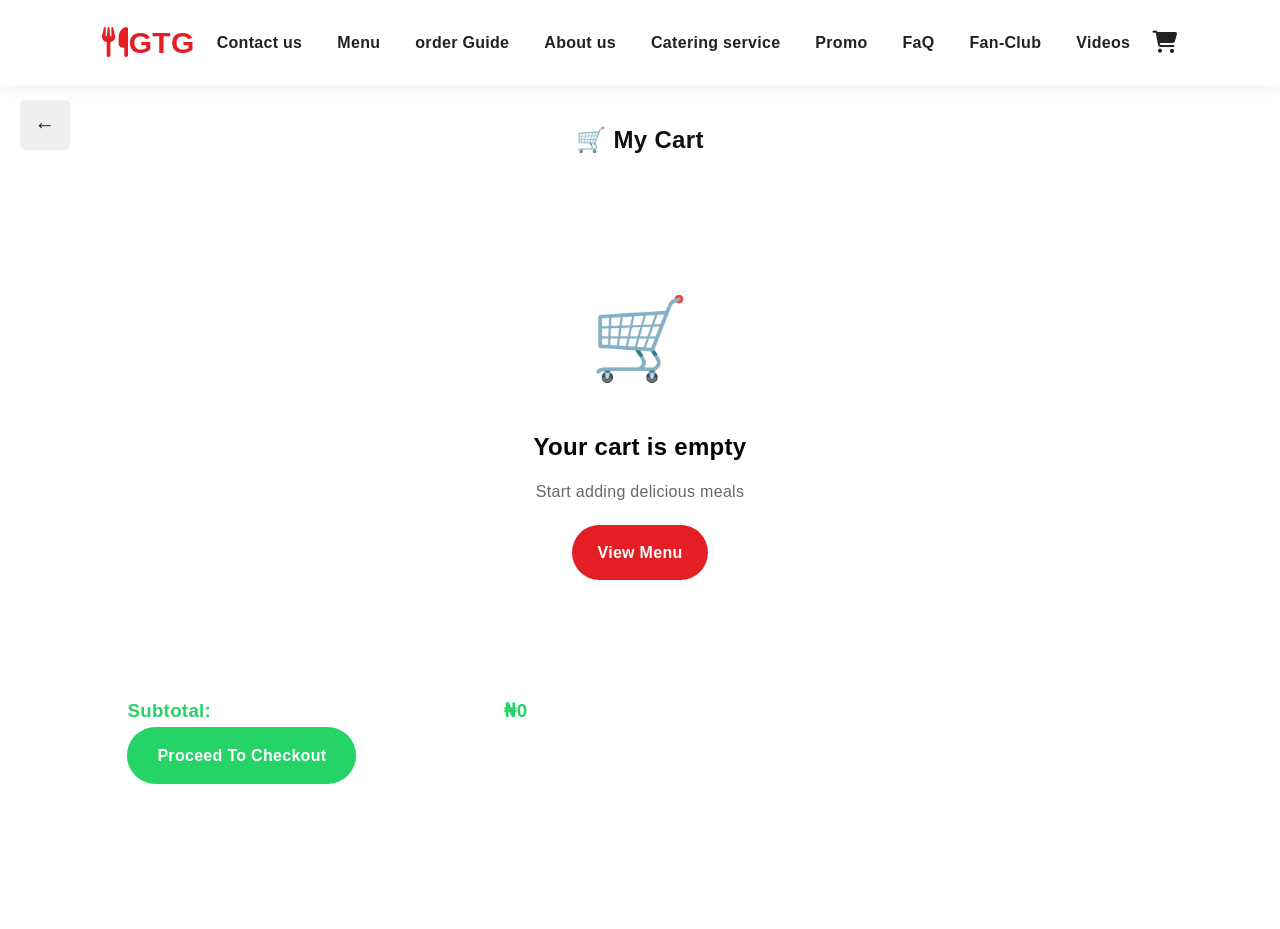
<file: cart.html>
<!DOCTYPE html>
<html lang="en">

<head>
    <meta charset="UTF-8">
    <meta name="viewport" content="width=device-width, initial-scale=1.0">

    <title>Cart</title>

    <link rel="stylesheet" href="css/style.css">

    <link rel="stylesheet" href="https://cdnjs.cloudflare.com/ajax/libs/font-awesome/6.5.1/css/all.min.css">

</head>

<body>
    <nav class="navbar">

        <div class="logo">

            <i class="fa-solid fa-utensils"></i>GTG

        </div>

        <ul class="nav-links">


            <li><a href="contact.html">Contact us</a></li>
            <li><a href="#categories">Menu</a></li>
            <li><a href="#how-it-works">order Guide</a></li>

            <li><a href="about.html">About us</a></li>
            <li><a href="#catering-section">Catering service</a></li>
            <li><a href="#promoo-banner">Promo</a></li>
            <li><a href="#faq">FaQ</a></li>
            <li><a href="fanclub.html">Fan-Club</a></li>
            <li><a href="#videos">Videos</a></li>

        </ul>

        <div class="nav-actions">

            <a href="cart.html" class="cart-btn">

                <i class="fa-solid fa-cart-shopping"></i>

                <span id="cart-count">
                    0
                </span>

            </a>

            <div class="hamburger">

                <span></span>
                <span></span>
                <span></span>

            </div>

        </div>

    </nav>


    <button class="back-btn" onclick="history.back()">

        ←

    </button>
    <section class="cart-page">

        <h1>🛒 My Cart</h1>

        <div id="cart-items">

        </div>

        <div class="cart-summary">

            <h3>

                Subtotal:

                <span id="subtotal">

                    ₦0

                </span>

            </h3>

            <a href="checkout.html" class="review-btn">

                Proceed To Checkout

            </a>

        </div>

    </section>




    <script src="js/app.js"></script>

</body>

</html>
</file>
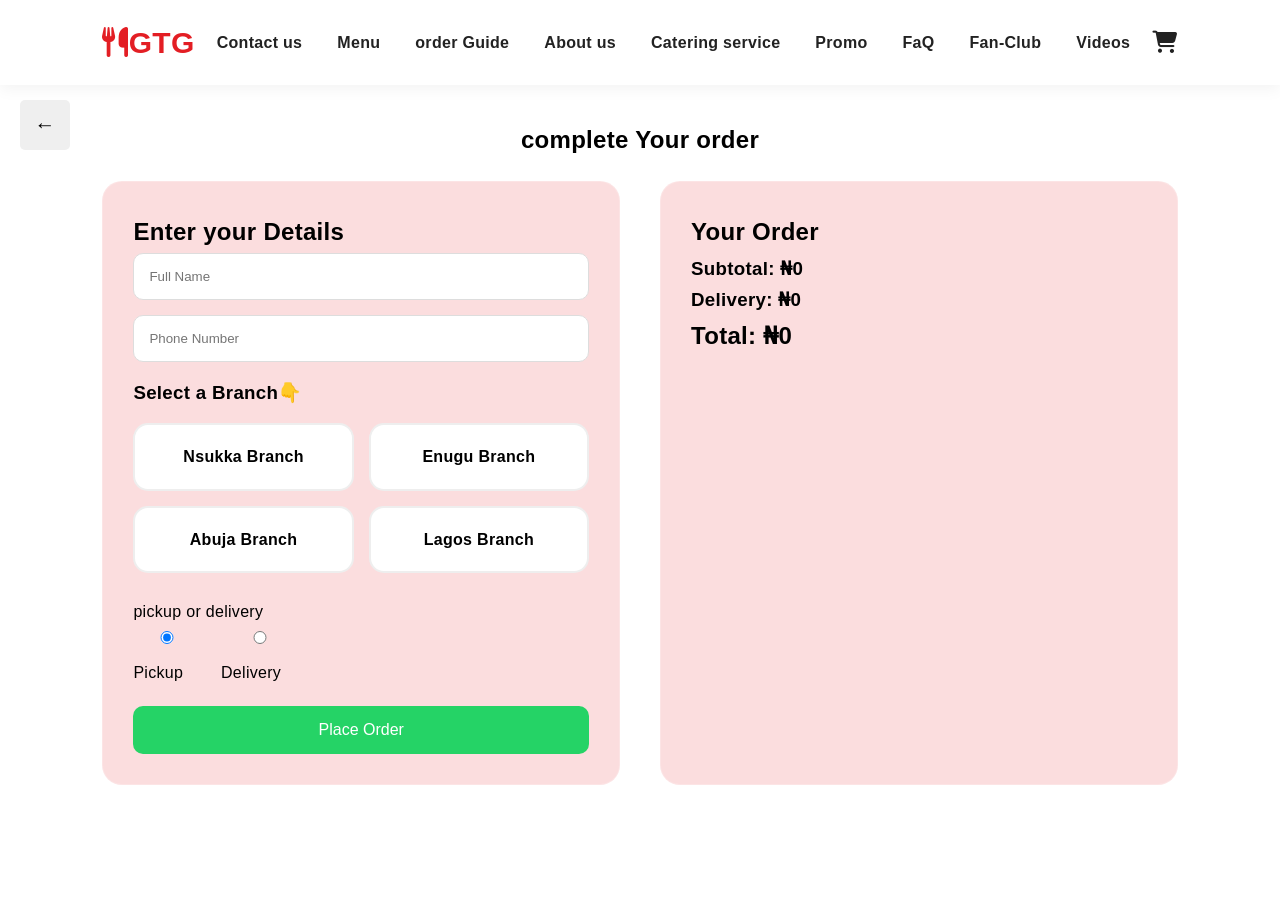
<file: checkout.html>
<!DOCTYPE html>
<html lang="en">

<head>

    <meta charset="UTF-8">

    <meta name="viewport" content="width=device-width, initial-scale=1.0">

    <title>Checkout</title>

    <link rel="stylesheet" href="css/style.css">

    <link rel="stylesheet" href="https://cdnjs.cloudflare.com/ajax/libs/font-awesome/6.5.0/css/all.min.css">

</head>



    

    <body>
        <button class="back-btn" onclick="history.back()">

            ←

        </button>


         <nav class="navbar">

        <div class="logo">

            <i class="fa-solid fa-utensils"></i>GTG

        </div>

        <ul class="nav-links">


            <li><a href="contact.html">Contact us</a></li>
            <li><a href="#categories">Menu</a></li>
            <li><a href="#how-it-works">order Guide</a></li>

            <li><a href="about.html">About us</a></li>
            <li><a href="#catering-section">Catering service</a></li>
            <li><a href="#promoo-banner">Promo</a></li>
            <li><a href="#faq">FaQ</a></li>
            <li><a href="fanclub.html">Fan-Club</a></li>
            <li><a href="#videos">Videos</a></li>

        </ul>

        <div class="nav-actions">

            <a href="cart.html" class="cart-btn">

                <i class="fa-solid fa-cart-shopping"></i>

                <span id="cart-count">
                    0
                </span>

            </a>

            <div class="hamburger">

                <span></span>
                <span></span>
                <span></span>

            </div>

        </div>

    </nav>


        <section class="checkout">
            <h1>complete Your order</h1>

            <div class="checkout-container" class="glass-red">

                <div class="checkout-form">

                    <h2>Enter your Details</h2>

                    <input type="text" id="customer-name" placeholder="Full Name">

                    <input type="tel" id="customer-phone" placeholder="Phone Number">

                    <div class="branch-selection">

                        <h3>Select a Branch👇</h3>

                        <div class="branch-grid">

                            <div class="branch-card" data-branch="Gineer Tasty Grills - Nsukka">

                                 Nsukka Branch

                            </div>

                            <div class="branch-card" data-branch="Gineer Tasty Grills - Enugu">

                         Enugu Branch

                            </div>

                            <div class="branch-card" data-branch="Gineer Tasty Grills - Abuja">

                                 Abuja Branch

                            </div>

                            <div class="branch-card" data-branch="Gineer Tasty Grills - Lagos">

                                 Lagos Branch

                            </div>

                        </div>

                    </div>
                    <p>pickup or delivery</p>

                    <div class="order-type">
                       

                        <label>

                            <input type="radio" name="orderType" value="Pickup" checked>

                            Pickup

                        </label>

                        <label>

                            <input type="radio" name="orderType" value="Delivery">

                            Delivery

                        </label>

                    </div>

                    <div id="address-box">

                        <textarea id="address" placeholder="Enter your delivery address"></textarea>

                    </div>

                    <button id="place-order">

                        Place Order

                    </button>

                </div>

                <div class="order-summary">

                    <h2>Your Order</h2>

                    <div id="checkout-items">

                    </div>

                    <h3>

                        Subtotal:
                        <span id="checkout-subtotal">

                            ₦0

                        </span>

                    </h3>

                    <h3>

                        Delivery:
                        <span id="delivery-fee">

                            ₦0

                        </span>

                    </h3>

                    <h2>

                        Total:
                        <span id="checkout-total">

                            ₦0

                        </span>

                    </h2>

                </div>

            </div>

        </section>

        <script src="js/app.js"></script>

    </body>

</html>
</file>
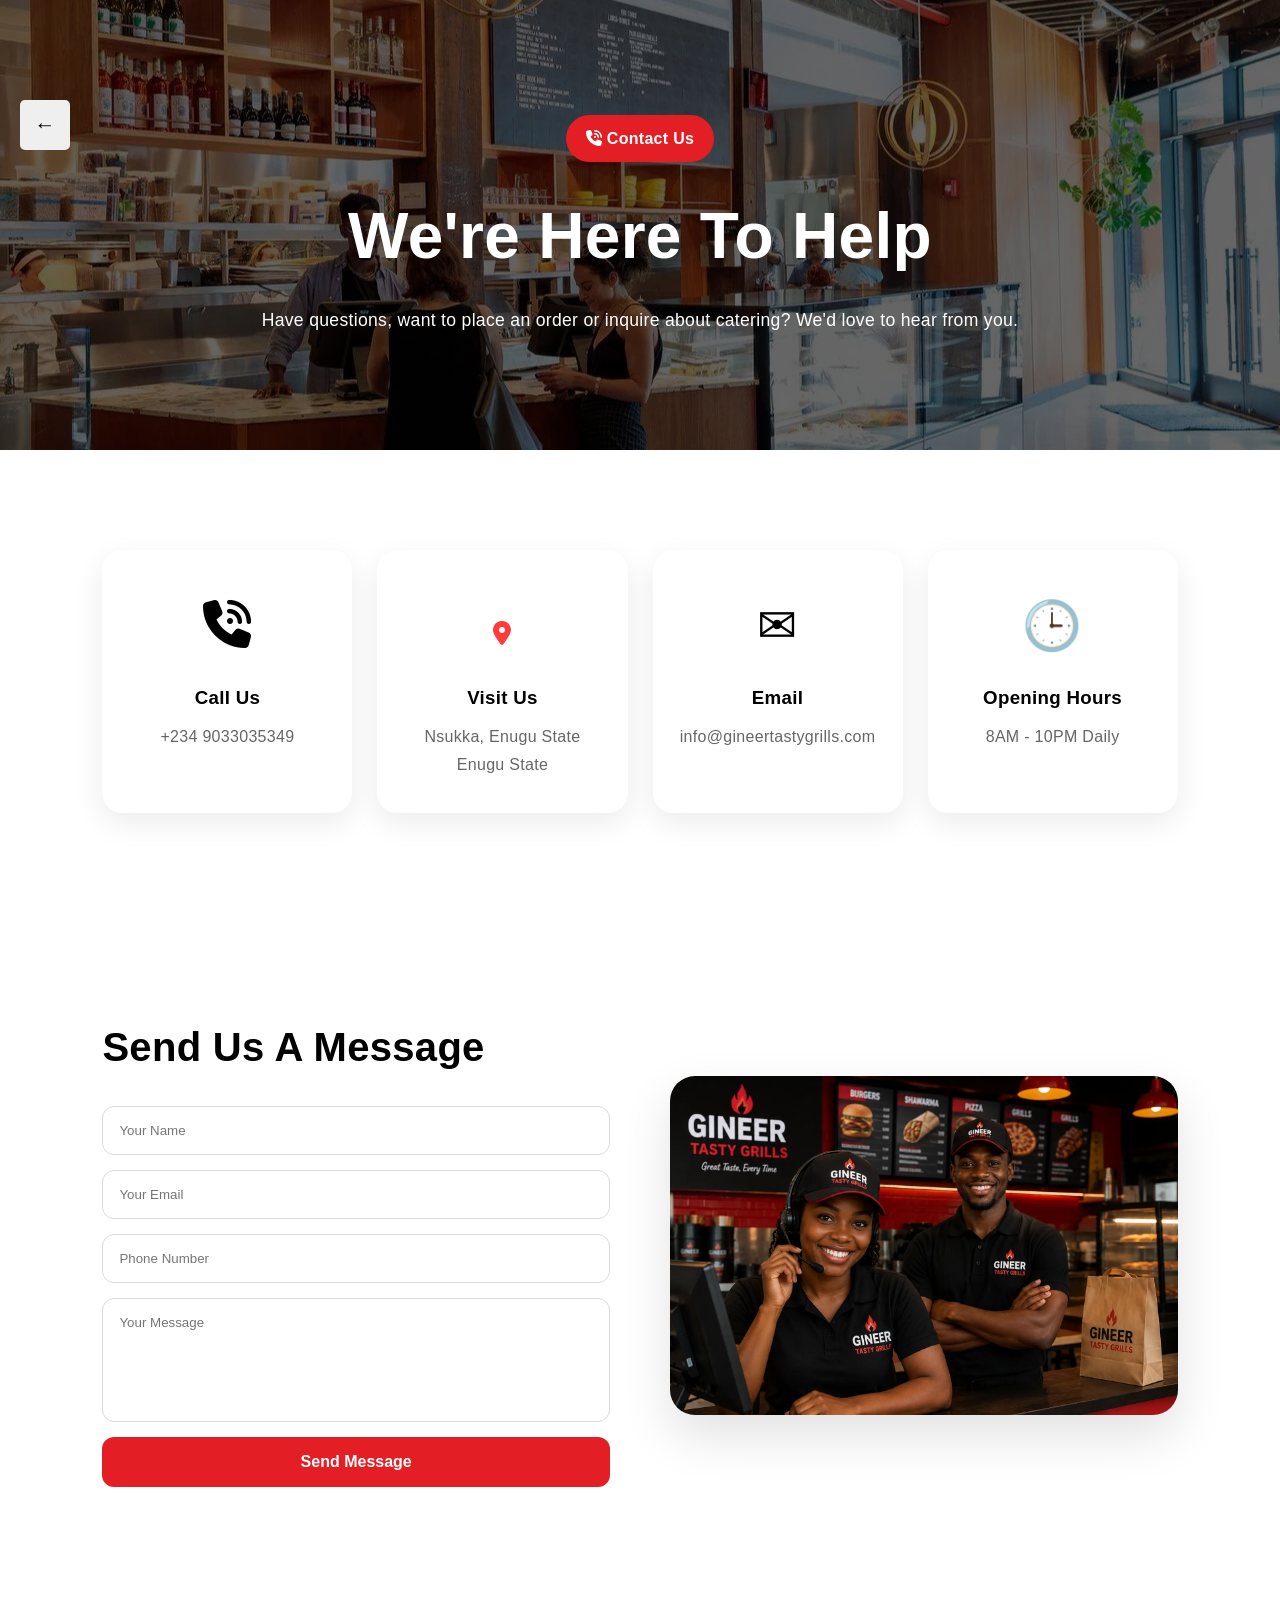
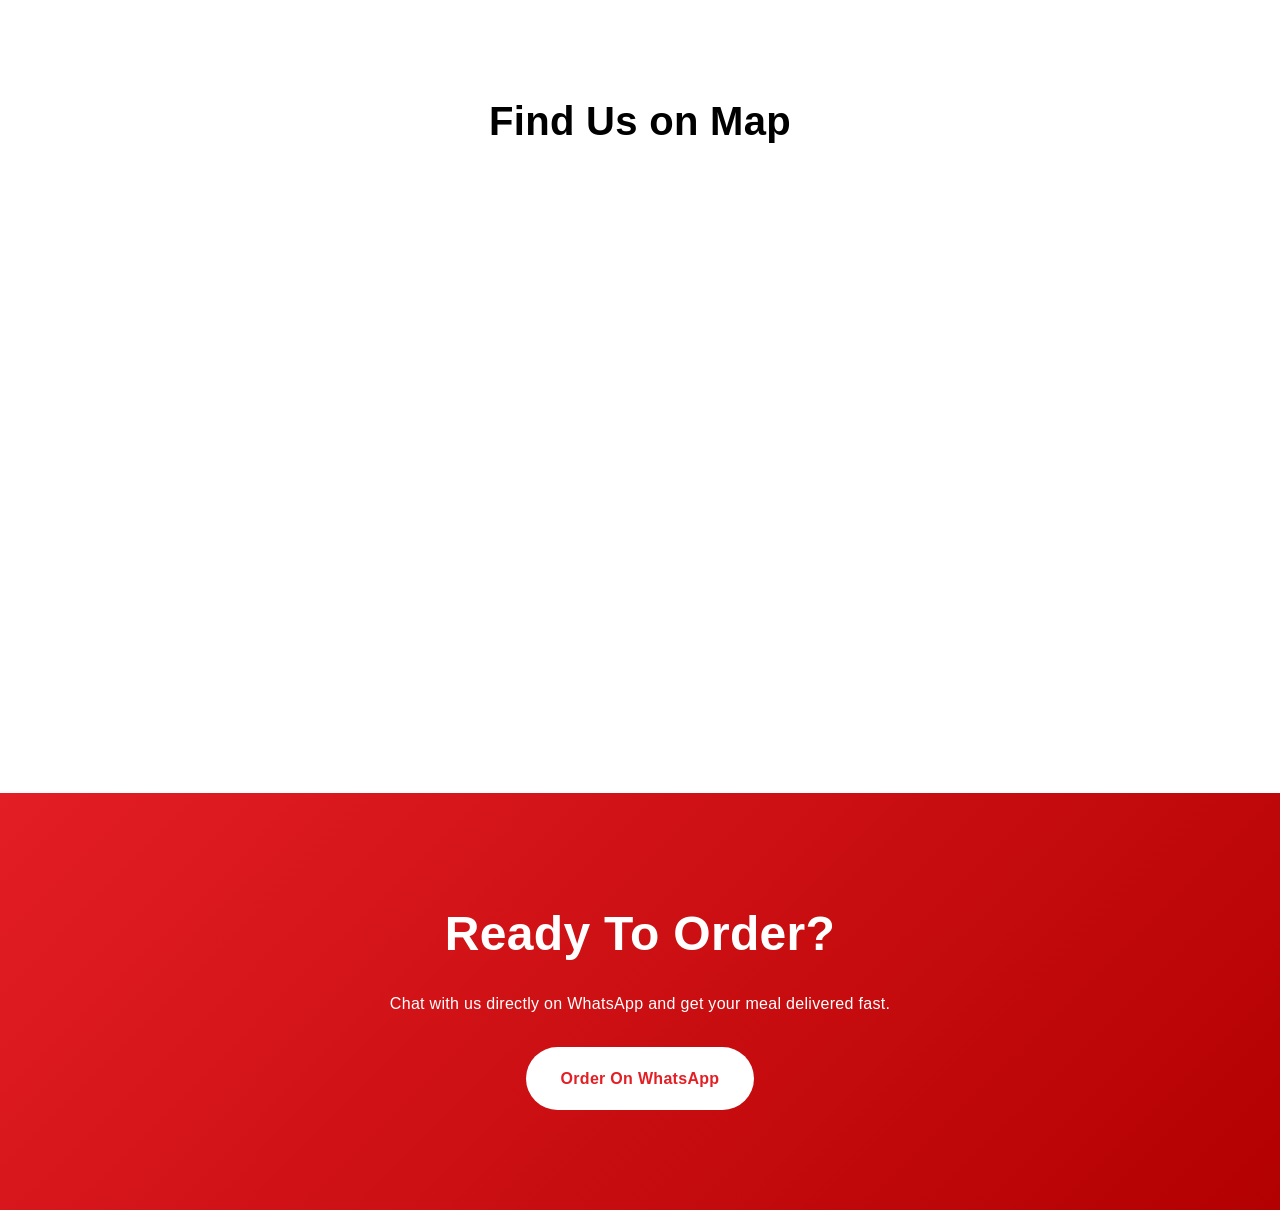
<file: contact.html>
<!DOCTYPE html>
<html lang="en">

<head>
    <meta charset="UTF-8">
    <meta name="viewport" content="width=device-width, initial-scale=1.0">
    <title>contact</title>
    <link rel="stylesheet" href="css/style.css">
    <link rel="stylesheet" href="https://cdnjs.cloudflare.com/ajax/libs/font-awesome/6.5.2/css/all.min.css">
    <link rel="stylesheet" href="https://cdnjs.cloudflare.com/ajax/libs/font-awesome/6.5.0/css/all.min.css">
</head>

<body>
    
    <button class="back-btn" onclick="history.back()">

    ←

</button>

    <section class="contact-hero">

    <div class="contact-overlay"></div>

    <div class="contact-hero-content">

        <span><i class="fa-solid fa-phone-volume"></i> Contact Us</span>

        <h1>We're Here To Help</h1>

        <p>
            Have questions, want to place an order or inquire about catering?
            We'd love to hear from you.
        </p>

    </div>

</section>

<section class="contact-cards">

    <div class="contact-card">

        <div class="icon"><i class="fa-solid fa-phone-volume"></i></div>

        <h3>Call Us</h3>

        <p>+234 9033035349</p>

    </div>

    <div class="contact-card">

        <div class="icon"><i class="fa-solid fa-location-dot bounce-icon"></i></div>

        <h3>Visit Us</h3>

        <p>Nsukka, Enugu State</p>
        <p> Enugu State</p>

    </div>

    <div class="contact-card">

        <div class="icon">✉</div>

        <h3>Email</h3>

        <p>info@gineertastygrills.com</p>

    </div>

    <div class="contact-card">

        <div class="icon">🕒</div>

        <h3>Opening Hours</h3>

        <p>8AM - 10PM Daily</p>

    </div>

</section>

<section class="contact-section">

    <div class="contact-form">

        <h2>Send Us A Message</h2>

        <form>

            <input
            type="text"
            placeholder="Your Name"
            required>

            <input
            type="email"
            placeholder="Your Email">

            <input
            type="tel"
            placeholder="Phone Number"
            required>

            <textarea
            rows="6"
            placeholder="Your Message"
            required></textarea>

            <button type="submit">

                Send Message

            </button>

        </form>

    </div>

    <div class="contact-image">

        <img
        src="images/contact2.webp"
        alt="Food">

    </div>

</section>

<section class="map-section">

    <h2>Find Us on Map</h2>

    <iframe src="https://www.google.com/maps/embed?pb=!1m18!1m12!1m3!1d3961.1993103324717!2d7.412298273506889!3d6.866703819082989!2m3!1f0!2f0!3f0!3m2!1i1024!2i768!4f13.1!3m3!1m2!1s0x1044e7a22c6d2443%3A0xc37735b81ef439f8!2sGineer%20tasty%20grills!5e0!3m2!1sen!2sng!4v1782305139353!5m2!1sen!2sng" width="600" height="450" style="border:0;" allowfullscreen="" loading="lazy" referrerpolicy="strict-origin-when-cross-origin"></iframe>

</section>


<section class="contact-cta">

    <h2>Ready To Order?</h2>

    <p>
        Chat with us directly on WhatsApp and get your meal delivered fast.
    </p>

    <a
    href="https://wa.me/2349033035249"
    target="_blank">

        Order On WhatsApp

    </a>

</section>

</body>

</html>
</file>
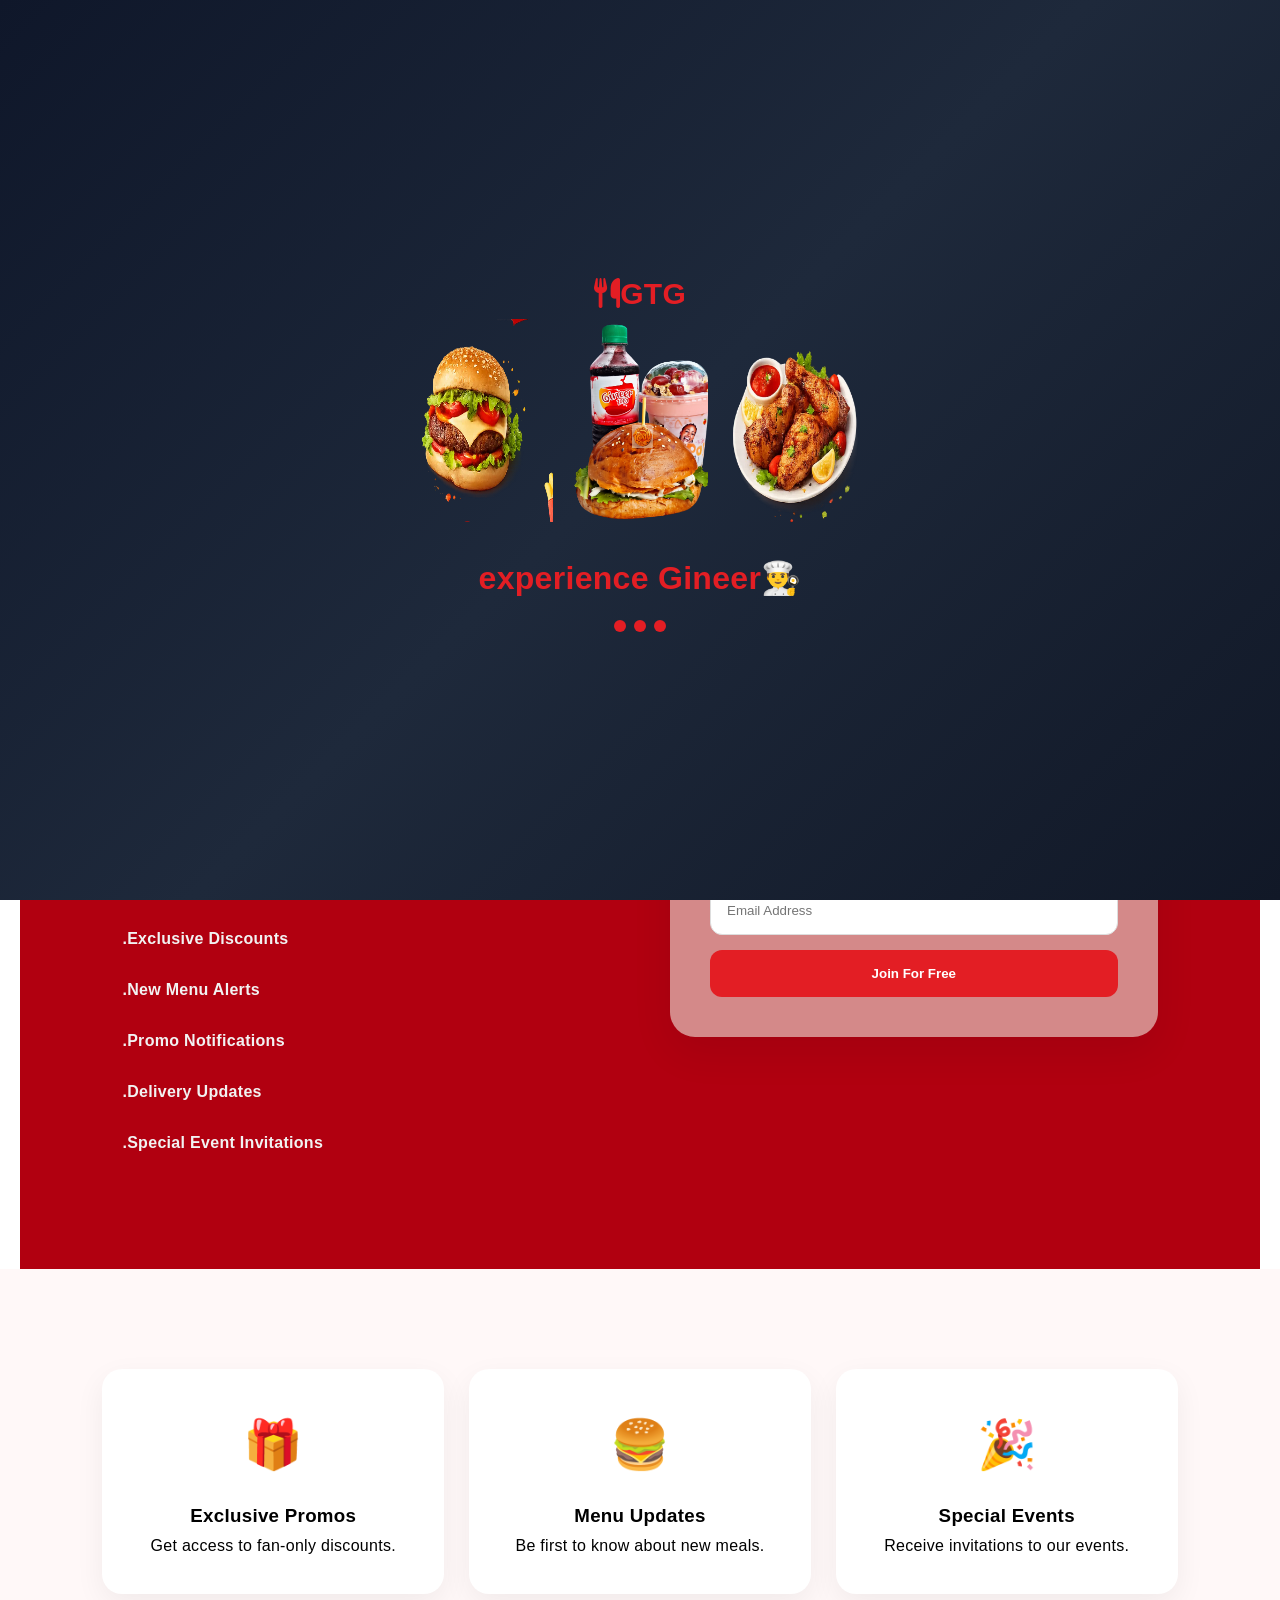
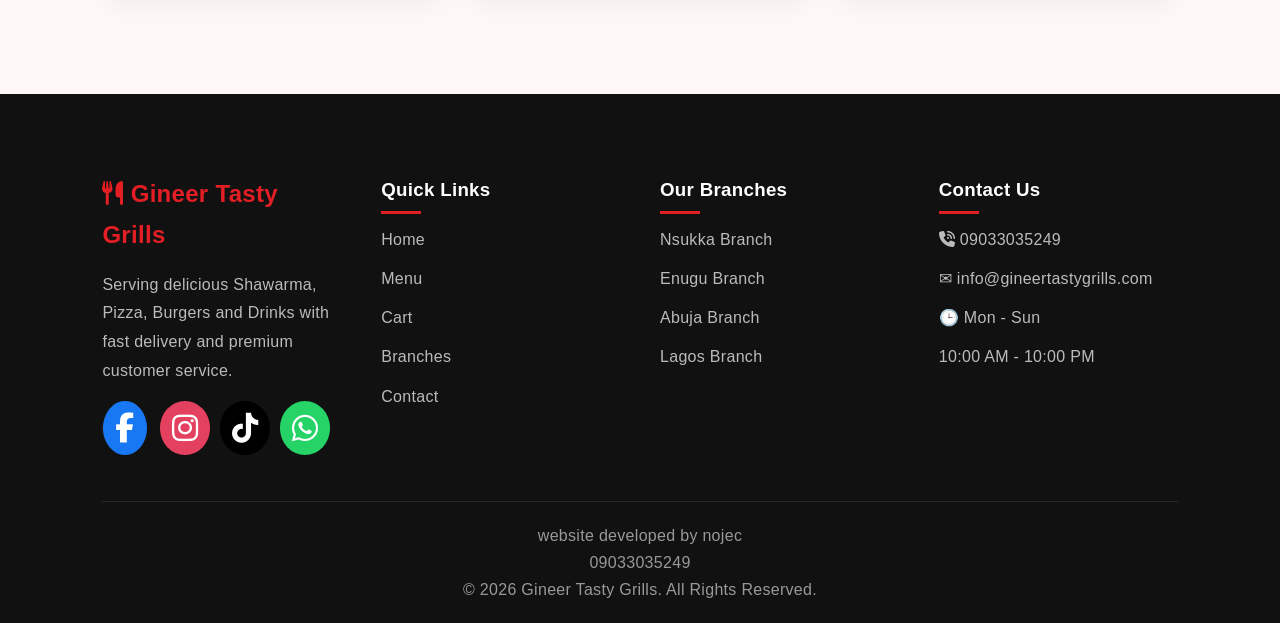
<file: fanclub.html>
<!DOCTYPE html>
<html lang="en">

<head>
    <meta charset="UTF-8">
    <meta name="viewport" content="width=device-width, initial-scale=1.0">
    <title>Document</title>
    <link rel="stylesheet" href="css/style.css">
    <link rel="stylesheet" href="https://cdnjs.cloudflare.com/ajax/libs/font-awesome/6.5.2/css/all.min.css">
    <link rel="stylesheet" href="https://cdnjs.cloudflare.com/ajax/libs/font-awesome/6.5.0/css/all.min.css">

</head>


<body>
    <div id="loader">

        <div class="loader-content">

            <div class="logo">

                <i class="fa-solid fa-utensils"></i>GTG

            </div>

            <div class="loader-food">

                <img src="images/burger.webp" class="food food1">

                <img src="images/drink.webp" class="food food2">

                <img src="images/pizza.webp" class="food food3">

            </div>

            <h2>experience Gineer👨‍🍳</h2>

            <div class="loading-dots">

                <span></span>
                <span></span>
                <span></span>

            </div>

        </div>

    </div>

    <button class="back-btn" onclick="history.back()">

        ←

    </button>

    <section class="fans-hero">

        <div class="fans-overlay"></div>

        <div class="fans-content">

            <span> 🎉 GINEER FANS CLUB</span>

            <h1>
                Join Our Free Fan Club
            </h1>

            <p>
                Be the first to know about new menu items, special discounts,
                exclusive promos and exciting updates from Gineer Tasty Grills.
            </p>

        </div>

    </section>



    <section class="fans-club">

        <div class="fans-left">

            <h2>
                Become Part Of Our Food Family 🎁
            </h2>

            <p>
                Join thousands of food lovers who receive exclusive promotions,
                discounts, giveaways and updates directly from us.
            </p>

            <ul>

                <li>.Exclusive Discounts</li>

                <li>.New Menu Alerts</li>

                <li>.Promo Notifications</li>

                <li>.Delivery Updates</li>

                <li>.Special Event Invitations</li>

            </ul>

        </div>

        <div class="fans-right">

            <form id="newsletter-form">

                <input type="text" placeholder="Full Name" required>

                <input type="email" placeholder="Email Address" required>

                <button type="submit">

                    Join For Free

                </button>

            </form>

        </div>

    </section>


    <section class="fan-benefits">

        <div class="benefit-card">

            <div class="benefit-icon">🎁</div>

            <h3>Exclusive Promos</h3>

            <p>
                Get access to fan-only discounts.
            </p>

        </div>

        <div class="benefit-card">

            <div class="benefit-icon">🍔</div>

            <h3>Menu Updates</h3>

            <p>
                Be first to know about new meals.
            </p>

        </div>

        <div class="benefit-card">

            <div class="benefit-icon">🎉</div>

            <h3>Special Events</h3>

            <p>
                Receive invitations to our events.
            </p>

        </div>

    </section>


    <footer class="footer">

        <div class="footer-container">

            <!-- BRAND -->

            <div class="footer-col">

                <h2 class="footer-logo">

                    <i class="fa-solid fa-utensils"></i> Gineer Tasty Grills

                </h2>

                <p>

                    Serving delicious Shawarma, Pizza, Burgers and Drinks with fast delivery and premium customer
                    service.

                </p>

                <div class="social-links">

                    <a href="https://www.facebook.com/share/1EKonWVpvU/" target="_blank">

                        <i class="fa-brands fa-facebook-f"></i>

                    </a>

                    <a href="https://www.instagram.com/gineertasty" target="_blank">

                        <i class="fa-brands fa-instagram"></i>

                    </a>

                    <a href="https://tiktok.com/@YOUR_PAGE" target="_blank">

                        <i class="fa-brands fa-tiktok"></i>

                    </a>

                    <a href="https://wa.me/2349033035249" target="_blank">

                        <i class="fa-brands fa-whatsapp"></i>

                    </a>

                </div>

            </div>

            <!-- LINKS -->

            <div class="footer-col">

                <h3>Quick Links</h3>

                <ul>

                    <li>
                        <a href="index.html">Home</a>
                    </li>

                    <li>
                        <a href="#menu">Menu</a>
                    </li>

                    <li>
                        <a href="cart.html">Cart</a>
                    </li>

                    <li>
                        <a href="#branches">Branches</a>
                    </li>

                    <li>
                        <a href="#contact">Contact</a>
                    </li>

                </ul>

            </div>

            <!-- BRANCHES -->

            <div class="footer-col">

                <h3>Our Branches</h3>

                <ul>

                    <li> Nsukka Branch</li>

                    <li> Enugu Branch</li>

                    <li> Abuja Branch</li>

                    <li> Lagos Branch</li>

                </ul>

            </div>

            <!-- CONTACT -->

            <div class="footer-col">

                <h3>Contact Us</h3>

                <ul>

                    <li><i class="fa-solid fa-phone-volume"></i> 09033035249</li>

                    <li>✉ info@gineertastygrills.com</li>

                    <li>🕒 Mon - Sun</li>

                    <li>10:00 AM - 10:00 PM</li>

                </ul>

            </div>

        </div>

        <div class="footer-bottom">
            <p>website developed by nojec<br> 09033035249</p>

            <p>

                © 2026 Gineer Tasty Grills.
                All Rights Reserved.

            </p>

        </div>

    </footer>

    <div class="newsletter-popup" id="newsletterPopup">

        <div class="popup-content">

            <div class="popup-icon">
                🎉
            </div>

            <h3>
                Welcome To The Gineer Fans Club!
            </h3>

            <p>
                Thank you for subscribing. You'll now receive updates,
                special offers, promos and exciting news from us.
            </p>

            <button id="closePopup">

                Awesome!

            </button>

        </div>

    </div>
    <script src="js/app.js"></script>
</body>

</html>
</file>
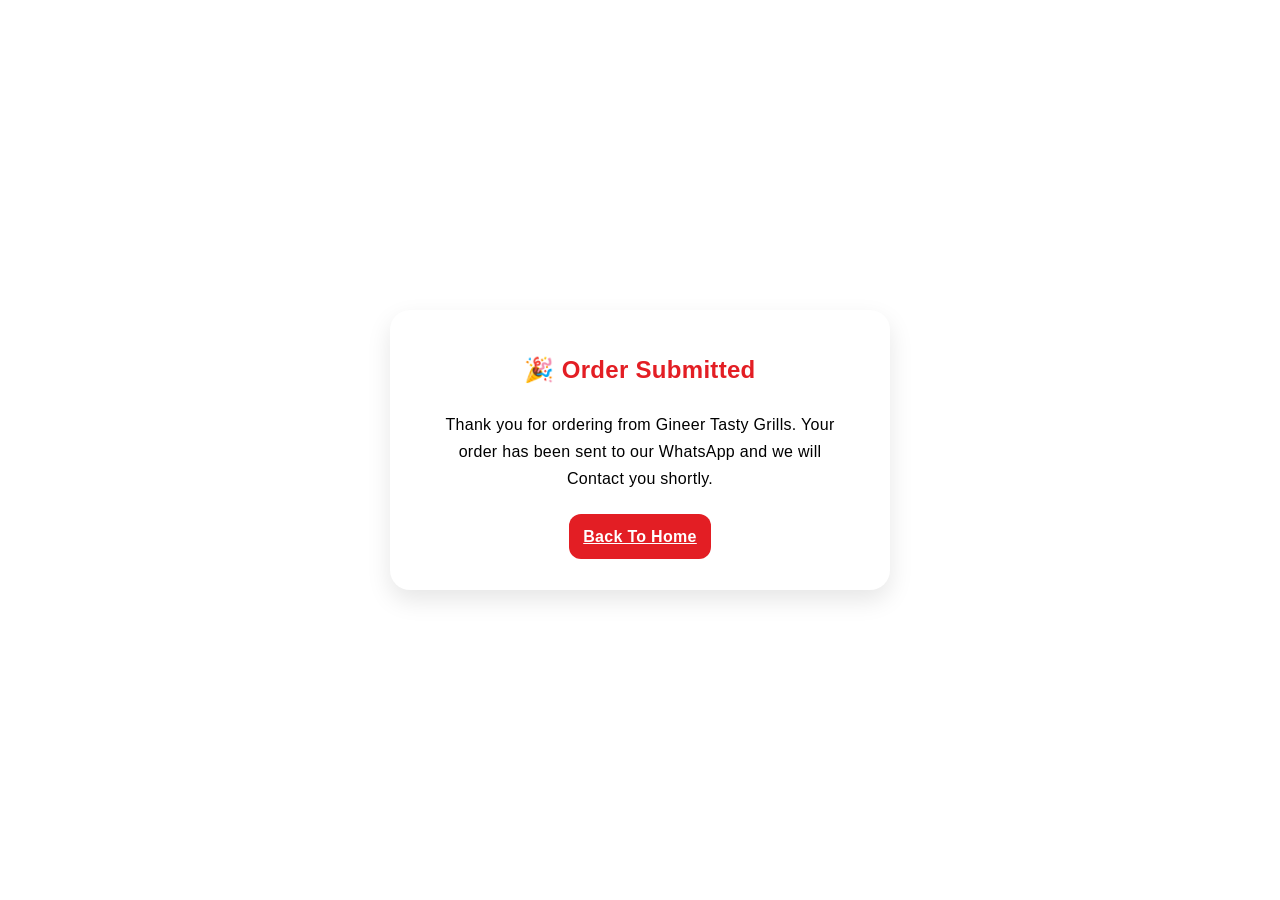
<file: thankyou.html>
<!DOCTYPE html>
<html lang="en">

<head>

<meta charset="UTF-8">

<meta name="viewport"
content="width=device-width, initial-scale=1.0">

<title>Thank You</title>

<link rel="stylesheet"
href="css/style.css">

</head>

<body>

<section class="thank-you">

<div class="thank-card">

<h1>

🎉 Order Submitted

</h1>

<p>

Thank you for ordering from
Gineer Tasty Grills.

Your order has been sent
to our WhatsApp and we will Contact you shortly.

</p>

<a href="tracking.html"
class="add-cart">

Back To Home

</a>

</div>

</section>

</body>

</html>
</file>
<file: css/style.css>
/* ===== Fonts ===== */
body,
button,
input,
textarea,
select {

    font-family: 'Poppins', sans-serif;

}

h1,
h2,
h3,
h4,
h5,
h6 {

    font-family: 'Outfit', sans-serif;

}




* {
    margin: 0;
    padding: 0;
    box-sizing: border-box;
}

body {
    background: #fff;
    overflow-x: hidden;
    line-height: 1.7;

    letter-spacing: .3px;

    -webkit-font-smoothing: antialiased;

}

:root {

    --primary: #e31e24;

    --primary-dark: #c41218;

    --yellow: #ffb703;

    --dark: #222;

    --gray: #666;

}

/* NAVBAR */

.navbar {

    position: fixed;

    top: 0;

    left: 0;

    width: 100%;

    height: 85px;

    background:
        rgba(255, 255, 255, .95);

    backdrop-filter:
        blur(12px);

    display: flex;

    justify-content: space-between;

    align-items: center;

    padding: 0 8%;

    z-index: 1000;

    box-shadow:
        0 4px 15px rgba(0, 0, 0, .05);

}

.logo {

    font-size: 30px;

    font-weight: 800;

    color: var(--primary);

}

.nav-links {

    display: flex;

    list-style: none;

    gap: 35px;

}

.nav-links a {

    text-decoration: none;

    font-weight: 600;

    color: var(--dark);

    transition: .3s;

}

.nav-links a:hover {

    color: var(--primary);

}

.nav-actions {

    display: flex;

    align-items: center;

    gap: 20px;

}

.cart-btn {

    position: relative;

    font-size: 22px;

    color: var(--dark);

}

#cart-count {

    position: absolute;

    top: -10px;

    right: -10px;

    width: 20px;

    height: 20px;

    background: var(--primary);

    color: white;

    border-radius: 50%;

    font-size: 12px;

    display: flex;

    justify-content: center;

    align-items: center;

}

.hamburger {

    display: none;

    flex-direction: column;

    gap: 5px;

    cursor: pointer;

}

.hamburger span {

    width: 28px;

    height: 3px;

    /* background:var(--dark);
 */
    background: red;

    border-radius: 20px;

    transition: .4s;

}

.hero {

    min-height: 100vh;

    display: flex;

    align-items: center;

    justify-content: space-between;

    padding: 80px 4%;

    overflow: hidden;

    background: linear-gradient(135deg,
            #0F172A,
            #1E293B,
            #111827);

    margin-bottom: 0%;
    border-radius: 50px;

}

.hero-content {

    flex: 1;

    max-width: 600px;

}

.hero-tag {

    display: inline-block;

    background: #ffe5e5;

    color: #e31e24;

    padding: 10px 20px;

    border-radius: 50px;

    margin-bottom: 20px;

    font-weight: 600;

}

.hero h1 {

    font-size: 5rem;

    line-height: 1.1;

    margin-bottom: 20px;
    color: white;

}

.hero h1 span {

    color: #e31e24;

}

.hero p {

    color: #fff;

    line-height: 1.8;

    margin-bottom: 30px;
    font-size: 2rem;

}

.hero-buttons {

    display: block;

    gap: 15px;

    margin-bottom: 30px;



}

.order-btn {

    background: #e31e24;

    color: white;

    padding: 15px 30px;

    border-radius: 50px;

    text-decoration: none;

    font-weight: 600;

}

.menu-btn {

    /* border:2px solid #e31e24; */

    color: #e31e24;

    padding: 15px 30px;

    /* border-radius:50px; */

    text-decoration: none;

    font-weight: 600;
    /* background-color: #b10010; */


}

.hero-features {

    display: flex;

    gap: 25px;

    flex-wrap: wrap;

    font-weight: 600;
    color: #f2f2f2;

}

.hero-images {

    flex: 1;

    position: relative;

    height: 600px;

}



.hero-images img {

    position: absolute;

    width: 220px;

    object-fit: contain;

}

.pizza {

    top: 0;
    right: 50px;

}

.shawarma {

    top: 180px;
    left: 20px;

}

.burger {

    bottom: 80px;
    right: 100px;

}

.drink {

    bottom: 0;
    left: 120px;

}



.floating {

    animation: floatFood 4s ease-in-out infinite;

}

@keyframes floatFood {

    0% {

        transform:
            translateY(0);

    }

    50% {

        transform:
            translateY(-20px);

    }

    100% {

        transform:
            translateY(0);

    }

}




.hero-stats {

    display: flex;

    gap: 40px;

    margin-top: 40px;

}

.hero-stats h3 {

    color: #e31e24;

    font-size: 2rem;

}

.hero-stats span {

    color: #777;

}


@media(max-width:768px) {

    .hero {

        min-height: auto;

        padding: 100px 20px 60px;

        flex-direction: column;

        text-align: center;

    }

    .hero-content {

        max-width: 100%;

    }

    .hero h1 {

        font-size: 2.5rem;

        margin-bottom: 15px;

    }

    .hero p {

        font-size: .95rem;

    }

    .hero-buttons {

        flex-direction: column;

        width: 100%;

    }

    .hero-buttons a {

        width: 100%;

    }

    .hero-images {

        width: 100%;

        height: auto;

        margin: 30px 0;

        display: flex;

        justify-content: center;
        position: relative;

    }

    /* .hero-images::before{ */

    /* content:""; */

    /* position:absolute; */

    /* width:280px; */
    /* height:280px; */

    /* background: */

    /* radial-gradient( */
    /* circle, */
    /* rgb(138, 13, 13), */
    /* transparent */
    /* ); */

    /* border-radius:50%; */

    /* z-index:0; */

    /* } */

    .hero-images img {

        position: relative !important;

        width: 280px;

        max-width: 90%;

        left: auto !important;

        right: auto !important;

        top: auto !important;

        bottom: auto !important;

    }

    .hero-stats {

        justify-content: center;

        gap: 25px;

        margin-top: 10px;

    }

    .hero-stats h3 {

        font-size: 1.6rem;

    }

    .hero-stats span {

        font-size: .8rem;

    }

}

@media(max-width:390px) {

    .navbar {

        padding: 0 20px;

    }

    .logo {

        font-size: 22px;

    }

    .hero {

        padding:
            120px 20px 50px;

    }

    .hero h1 {

        font-size: 1.9rem;

    }

    .food-main {

        width: 220px;

    }

}


@media(max-width:768px) {

    .hamburger {
        display: flex;
    }

    .nav-links {
        position: fixed;
        top: 85px;
        right: +100%;
        width: 280px;
        height: calc(100vh - 85px);
        background: linear-gradient(135deg,
                #0F172A,
                #1E293B,
                #111827);
        flex-direction: column;
        padding: 40px;
        transition: .4s;
    }

    .nav-links a {
        color: #fff;
    }

    .nav-links.active {
        right: 140px;
    }

}

.hamburger.active span:nth-child(1) {
    transform: translateY(8px) rotate(45deg);
}

.hamburger.active span:nth-child(2) {
    opacity: 0;
}

.hamburger.active span:nth-child(3) {
    transform: translateY(-8px) rotate(-45deg);
}


/* best-seller================= */
.best-sellers {

    padding: 80px 8%;

    background: #fff;


}

.best-sellers p {
    color: #111;
}

.section-titlle {

    text-align: center;

    margin-bottom: 50px;
    font-size: 1rem;

}

.section-title span {

    color: #e31e24;

    font-weight: 600;
    font-style: italic;

}

.section-title h2 {

    font-size: 5rem;

    margin: 10px 0;

}

.section-title p {

    color: #000;

}



.best-grid {

    display: grid;

    grid-template-columns:
        repeat(3, 1fr);

    gap: 30px;

}

.best-card {

    background: white;

    border-radius: 25px;

    overflow: hidden;

    box-shadow:
        0 10px 30px rgba(0, 0, 0, .08);

    transition: .4s;

    position: relative;

}

.best-card:hover {

    transform:
        translateY(-12px);

}

.best-card img {

    width: 100%;

    height: 260px;

    object-fit: cover;

    transition: .4s;

}

.best-card:hover img {

    transform: scale(1.05);

}

.badge {

    position: absolute;

    top: 15px;

    left: 15px;

    background: #e31e24;

    color: white;

    padding: 8px 15px;

    border-radius: 50px;

    font-size: .85rem;

    z-index: 2;

}

.best-content {

    padding: 25px;

}

.best-content h3 {

    margin-bottom: 10px;

}

.best-content p {

    color: #666;

    margin-bottom: 20px;

}

.price-row {

    display: flex;

    justify-content: space-between;

    align-items: center;

}

.price-row span {

    color: #e31e24;

    font-size: 1.4rem;

    font-weight: bold;

}

.price-row button {

    border: none;

    background: #e31e24;

    color: white;

    padding: 12px 20px;

    border-radius: 50px;

    cursor: pointer;

    font-weight: 600;

}

@media(max-width:991px) {

    .best-grid {

        grid-template-columns:
            repeat(2, 1fr);

    }

}

@media(max-width:600px) {

    .best-grid {

        grid-template-columns: 1fr;

    }

    .section-title h2 {

        font-size: 2rem;

    }

    .best-card img {

        height: 220px;

    }

}

.best-card {

    animation:
        fadeUp 1s ease forwards;

}

@keyframes fadeUp {

    from {

        opacity: 0;

        transform:
            translateY(40px);

    }

    to {

        opacity: 1;

        transform:
            translateY(0);

    }

}



/* CATEGORIES */

.categories {

    padding: 80px 8% 30px;

    text-align: center;


}

.categories h2 {

    font-size: 2rem;

    margin-bottom: 30px;

    color: #b10010;

}

.categories p {
    color: rgb(220, 147, 161);
}

.category-container {

    display: flex;

    justify-content: center;

    flex-wrap: wrap;

    gap: 15px;

}

.category-btn {

    border: none;

    padding: 12px 22px;

    border-radius: 50px;

    background: #f2f2f2;

    cursor: pointer;

    font-weight: 600;

    transition: .3s;

}

.category-btn.active {

    background: #e31e24;

    color: white;

}

/* MENU */

.menu {

    padding: 50px 8%;

}

.menu h2 {

    text-align: center;

    margin-bottom: 40px;

    font-size: 2rem;
    font-style: normal;

}

.food-grid {

    display: grid;

    grid-template-columns:
        repeat(auto-fit, minmax(220px, 1fr));

    gap: 35px;


}

.food-card {

    background: white;

    border-radius: 25px;

    overflow: hidden;

    box-shadow:
        0 10px 25px rgba(0, 0, 0, .08);

    transition: .4s;


}

.food-card:hover {

    transform:
        translateY(-10px);

}

.food-card img {

    width: 100%;

    height: 250px;

    object-fit: cover;
    /* object-position:center; */
    display: block;

}

.food-info {

    padding: 20px;
    background: #fff;

}

.food-info h3 {

    margin-bottom: 10px;

}

.food-price {

    color: #e31e24;

    font-weight: 700;

    font-size: 1.2rem;

    margin-bottom: 15px;

}

.add-cart {

    width: 100%;

    border: none;

    background: #e31e24;

    color: white;

    padding: 14px;

    border-radius: 12px;

    cursor: pointer;

    font-weight: 600;

}


@media(max-width:480px) {

    .food-grid {

        grid-template-columns:
            repeat(2, 1fr);

        gap: 12px;

    }

    .food-card {

        border-radius: 20px;


        .food-card img {

            height: 100px;

            object-fit: cover;

            padding: 10px;

        }

        .food-info {

            padding: 12px;

        }

        .food-info h3 {

            font-size: .9rem;

            margin-bottom: 6px;

        }

        .food-price {

            font-size: 1rem;

            margin-bottom: 10px;

        }

        .add-cart {

            padding: 10px;

            font-size: .85rem;

        }

    }

    .food-card img {

        height: 200px;

    }

    .category-btn {

        font-size: .85rem;

        padding: 10px 16px;

    }
    

    }

    .toast {

        position: fixed;

        bottom: 20px;

        left: 50%;

        transform:
            translateX(-50%);

        background: #e31e24;

        color: white;

        padding: 12px 25px;

        border-radius: 12px;

        z-index: 9999;

        opacity: 0;

        transition: .4s;

    }

    .toast.show {

        opacity: 1;

    }


    /* cart=================== */

    .cart-page {

        padding: 120px 8%;

    }

    .cart-page h1 {
        color: #111;
        margin-bottom: 50px;
        text-align: center;
    }

    .cart-item {

        display: flex;

        align-items: center;

        justify-content: space-between;

        gap: 20px;

        background: white;

        padding: 15px;

        margin-bottom: 15px;

        border-radius: 15px;

        box-shadow:
            0 5px 15px rgba(0, 0, 0, .08);

    }

    .cart-item img {

        width: 90px;

        height: 90px;

        object-fit: contain;
        border-radius: 10px;

    }

    .qty-controls {

        display: flex;

        align-items: center;

        gap: 10px;

    }

    .qty-controls button {

        width: 35px;

        height: 35px;

        border: none;

        /* background:#e31e24; */

        color: #17110f;

        border-radius: 8px;

        cursor: pointer;

    }



    .cart-summary {

        /* background:white; */

        padding: 25px;

        /* border-radius:20px; */

        /* box-shadow:0 5px 20px rgba(0,0,0,.08); */

        margin-top: 30px;

        max-width: 450px;

    }

    .cart-summary h3 {

        display: flex;

        justify-content: space-between;

        margin-bottom: 0;
        color: #25D366;

    }


    /* ==============checkout============= */

    .checkout {

        padding: 120px 8%;

    }

    .checkout h1 {
        color: #000;
        text-align: center;
        margin-bottom: 20px;

    }

    .checkout-container {

        display: grid;

        grid-template-columns:
            1fr 1fr;

        gap: 40px;



    }

    .checkout-form,
    .order-summary {

        /* background:white; */
        background: rgba(227, 30, 36, .15);

        backdrop-filter: blur(18px);

        -webkit-backdrop-filter: blur(18px);

        border: 1px solid rgba(255, 255, 255, .2);

        border-radius: 20px;

        color: black;

        padding: 30px;

        border-radius: 20px;

        /* box-shadow: */
        /* 0 5px 20px rgba(0,0,0,.08); */

    }

    .checkout-form input,
    .checkout-form select,
    .checkout-form textarea {

        width: 100%;

        padding: 15px;

        margin-bottom: 15px;

        border: 1px solid #ddd;

        border-radius: 10px;

    }

    #place-order {

        width: 100%;

        padding: 15px;

        background: #25D366;

        color: white;

        border: none;

        border-radius: 10px;

        font-size: 1rem;

        cursor: pointer;

    }

    .order-type {

        display: flex;

        gap: 20px;

        margin-bottom: 20px;

    }

    #address-box {

        display: none;

    }

    @media(max-width:768px) {

        .checkout-container {

            grid-template-columns: 1fr;
            display: flex;
            flex-direction: column-reverse;

        }

    }

    .rating {
        margin-bottom: 8px;
        font-size: .9rem;
    }



    /* ===============thankyou============ */
    .thank-you {

        min-height: 100vh;

        display: flex;

        justify-content: center;

        align-items: center;

        padding: 20px;

    }

    .thank-card {

        background: white;

        padding: 40px;

        border-radius: 20px;

        text-align: center;

        box-shadow:
            0 10px 25px rgba(0, 0, 0, .1);

        max-width: 500px;

    }

    .thank-card h1 {

        margin-bottom: 20px;

        color: #e31e24;

    }

    .thank-card p {

        margin-bottom: 30px;

        line-height: 1.7;

    }

    .remove-btn {

        background: #000;

        color: white;

        border: none;

        padding: 10px;

        border-radius: 8px;

        cursor: pointer;

    }


    /* FLOATING CART BUTTON */

    .floating-cart-btn {

        position: fixed;

        bottom: 20px;
        right: 20px;

        display: flex;
        align-items: center;
        gap: 10px;

        padding: 14px 20px;

        background: linear-gradient(135deg,
                #e31e24,
                #ff5722);

        color: white;

        text-decoration: none;

        border-radius: 50px;

        font-weight: 600;

        box-shadow:
            0 10px 25px rgba(227, 30, 36, .35);

        z-index: 999;

        transition: .3s;

    }

    .floating-cart-btn:hover {

        transform: translateY(-5px);

    }

    #floating-cart-count {

        width: 24px;
        height: 24px;

        background: white;

        color: #e31e24;

        border-radius: 50%;

        display: flex;
        align-items: center;
        justify-content: center;

        font-size: .8rem;
        font-weight: bold;

    }

    @media(max-width:480px) {

        .floating-cart-btn {

            padding: 12px 16px;

        }

    }


    /* branch================= */
    .branch-selection {

        margin-bottom: 25px;

    }

    .branch-selection h3 {

        margin-bottom: 15px;

    }

    .branch-grid {

        display: grid;

        grid-template-columns:
            repeat(2, 1fr);

        gap: 15px;

    }

    .branch-card {

        padding: 18px;

        background: #fff;

        border: 2px solid #eee;

        border-radius: 15px;

        cursor: pointer;

        font-weight: 600;

        transition: .3s;

        text-align: center;

    }

    .branch-card:hover {

        transform: translateY(-3px);

        border-color: #e31e24;

    }

    .branch-card.active {

        border-color: #e31e24;

        background: #fff5f5;

        color: #e31e24;

    }

    @media(max-width:480px) {

        .branch-grid {

            grid-template-columns: 1fr;

        }

    }


    /* search-bar=========== */
    .search-section {

        padding: 20px 8%;

    }

    .search-box {

        max-width: 700px;

        margin: auto;

    }

    #search-input {

        width: 100%;

        padding: 18px 25px;

        border: none;

        border-radius: 50px;

        background: #fff;

        box-shadow:
            0 5px 20px rgba(0, 0, 0, .08);

        font-size: 1rem;

        outline: none;

    }

    .food-desc {

        font-size: .85rem;

        color: #777;

        margin: 8px 0;

    }

    .food-card {

        transition: .4s;

    }

    .food-card:hover {

        transform:
            translateY(-10px);

    }

    @media(max-width:480px) {

        .food-card img {

            height: 110px;

        }

        .food-info {

            padding: 10px;

        }

        .food-price {

            font-size: .95rem;

        }

    }

    /* =======featured-products========= */
    .featured {

        padding: 80px 8% 2px;

    }

    .section-header {

        text-align: center;

        margin-bottom: 40px;

    }

    .section-header h2 {

        font-size: 2rem;

        margin-bottom: 10px;

    }

    .section-header p {

        color: #777;

    }

    .featured-grid {

        display: grid;

        grid-template-columns:
            repeat(auto-fit, minmax(250px, 1fr));

        gap: 25px;

    }

    .featured-card {

        background: #fff;

        border-radius: 20px;

        overflow: hidden;

        box-shadow:
            0 10px 25px rgba(0, 0, 0, .08);

        transition: .4s;

        position: relative;

    }

    .featured-card:hover {

        transform:
            translateY(-10px);

    }

    .featured-card img {

        width: 100%;

        height: 220px;

        object-fit: cover;

    }

    .featured-card h3 {

        padding: 15px 20px 5px;

    }

    .featured-card p {

        padding: 0 20px 20px;

        font-weight: 600;

        color: #e31e24;

    }

    .badge {

        position: absolute;

        top: 15px;
        left: 15px;

        background: #e31e24;

        color: white;

        padding: 8px 12px;

        border-radius: 20px;

        font-size: .8rem;

    }

    /* promotion-banner====== */
    .promo-banner {

        margin: 10px 8%;

        padding: 30px;

        text-align: center;

        border-radius: 20px;

        background:
            linear-gradient(135deg,
                #e31e24,
                #ff5722);

        color: white;

        animation:
            promoGlow 2s infinite alternate;

    }

    @keyframes promoGlow {

        from {

            box-shadow:
                0 0 15px rgba(227, 30, 36, .3);

        }

        to {

            box-shadow:
                0 0 35px rgba(227, 30, 36, .6);

        }

    }


    .food-card,
    .featured-card {

        opacity: 1;

        transform: translateY(0);


        transition: .6s;

    }

    .food-card.show,
    .featured-card.show {

        opacity: 1;

        transform:
            translateY(0);

    }

    .food-card {

        background: #fff;

        border-radius: 20px;

        overflow: hidden;

        box-shadow:
            0 10px 25px rgba(0, 0, 0, .08);

        transition: .4s;

    }

    .food-card:hover {

        transform:
            translateY(-10px);

    }

    .food-card img {

        width: 100%;

        height: 180px;

        object-fit: cover;

        transition: .4s;

    }

    .food-card:hover img {

        transform: scale(1.08);

    }


    /* footer */

    /* FOOTER */

    .footer {

        background: #111;

        color: white;

        padding: 80px 8% 20px;

    }

    .footer-container {

        display: grid;

        grid-template-columns:
            repeat(4, 1fr);

        gap: 40px;

    }

    .footer-logo {

        color: #e31e24;

        margin-bottom: 15px;

    }

    .footer-col p {

        color: #bbb;

        line-height: 1.8;

    }

    .footer-col h3 {

        margin-bottom: 20px;

        position: relative;

    }

    .footer-col h3::after {

        content: "";

        width: 40px;

        height: 3px;

        background: #e31e24;

        position: absolute;

        left: 0;
        bottom: -8px;

    }

    .footer-col ul {

        list-style: none;

    }

    .footer-col ul li {

        margin-bottom: 12px;

        color: #bbb;

    }

    .footer-col ul li a {

        text-decoration: none;

        color: #bbb;

        transition: .3s;

    }

    .footer-col ul li a:hover {

        color: #e31e24;

    }

    .social-links {

        display: flex;

        gap: 15px;

        margin-top: 20px;

    }

    .social-links a {

        width: 45px;

        height: 45px;

        display: flex;

        align-items: center;

        justify-content: center;

        border-radius: 50%;

        background: #222;

        text-decoration: none;

        font-size: 1.2rem;

        transition: .3s;

    }

    .social-links a:hover {

        background: #e31e24;

        transform: translateY(-5px);

    }

    .footer-bottom {

        text-align: center;

        border-top: 1px solid rgba(255, 255, 255, .1);

        margin-top: 50px;

        padding-top: 20px;

        color: #999;

    }

    @media(max-width:991px) {

        .footer-container {

            grid-template-columns:
                repeat(2, 1fr);

        }

    }

    @media(max-width:600px) {

        .footer {

            padding: 60px 20px 20px;

        }

        .footer-container {

            grid-template-columns: 1fr;

            gap: 35px;

        }

        .footer-col {

            text-align: center;

        }

        .footer-col h3::after {

            left: 50%;

            transform: translateX(-50%);

        }

        .social-links {

            justify-content: center;

        }

    }

    .social-links i {
        font-size: 30px;
        margin: 10px;
        padding: 12px;
        border-radius: 50%;
        color: white;
        transition: 0.3s;
    }

    .social i:hover {
        transform: scale(1.2) rotate(10deg);
    }

    /* Colors */
    .fa-facebook-f {
        background: #1877F2;
    }

    .fa-instagram {
        background: #E4405F;
    }

    .fa-tiktok {
        background: #000;
    }

    .fa-whatsapp {
        background: #25D366;
    }

    /* Hover effect */
    .social i:hover {
        transform: scale(1.3) rotate(10deg);
        box-shadow: 0 0 20px currentColor;
    }

    /* Floating animation */
    @keyframes float {

        0%,
        100% {
            transform: translateY(0);
        }

        50% {
            transform: translateY(-8px);
        }
    }

    /* Brand colors + glow */
    .fb {
        background: #1877F2;
    }

    .ig {
        background: #E4405F;
    }

    .tt {
        background: #000;
    }

    .wa {
        background: #25D366;
    }

    /* Glow effect per icon */
    .fb:hover {
        box-shadow: 0 0 20px #1877F2;
    }

    .ig:hover {
        box-shadow: 0 0 20px #E4405F;
    }

    .tt:hover {
        box-shadow: 0 0 20px white;
    }

    .wa:hover {
        box-shadow: 0 0 20px #25D366;
    }




    /* LOADER */

    /*========== PREMIUM LOADER ==========*/

    #loader {

        position: fixed;

        inset: 0;

        /* background:linear-gradient(135deg,#fff,#fdf3f3); */
        background: linear-gradient(135deg,
                #0F172A,
                #1E293B,
                #111827);

        display: flex;

        justify-content: center;

        align-items: center;

        z-index: 99999;

        overflow: hidden;

        transition: .8s;

    }

    .loader-content {

        text-align: center;

    }

    .loader-logo {

        width: 130px;

        margin-bottom: 25px;

        animation: logoPop 1s ease;

    }

    .loader-food {

        display: flex;

        justify-content: center;

        gap: 20px;

        margin-bottom: 30px;

    }

    .food {

        width: 135px;

        opacity: 0;

        transform: translateY(80px);

    }

    .food1 {

        animation: foodUp .7s forwards .2s;

    }

    .food2 {

        animation: foodUp .7s forwards .5s;

    }

    .food3 {

        animation: foodUp .7s forwards .8s;

    }

    .loader-content h2 {

        font-size: 2rem;

        font-weight: 700;

        color: #e31e24;

        margin-bottom: 15px;

    }

    .loading-dots {

        display: flex;

        justify-content: center;

        gap: 8px;

    }

    .loading-dots span {

        width: 12px;

        height: 12px;

        background: #e31e24;

        border-radius: 50%;

        animation: dots 1s infinite;

    }

    .loading-dots span:nth-child(2) {

        animation-delay: .2s;

    }

    .loading-dots span:nth-child(3) {

        animation-delay: .4s;

    }

    @keyframes logoPop {

        0% {

            opacity: 0;

            transform: scale(.5);

        }

        100% {

            opacity: 1;

            transform: scale(1);

        }

    }

    @keyframes foodUp {

        100% {

            opacity: 1;

            transform: translateY(0);

        }

    }

    @keyframes dots {

        0%,
        100% {

            transform: scale(.6);

            opacity: .4;

        }

        50% {

            transform: scale(1.2);

            opacity: 1;

        }

    }




    .empty-cart {

        text-align: center;

        padding: 60px 20px;

    }

    .empty-cart-icon {

        font-size: 5rem;

        margin-bottom: 20px;

        animation: bounceCart 2s infinite;

    }

    .empty-cart h2 {

        margin-bottom: 10px;

    }

    .empty-cart p {

        color: #666;

        margin-bottom: 20px;

    }

    .browse-btn {

        display: inline-block;

        padding: 14px 25px;

        background: #e31e24;

        color: white;

        text-decoration: none;

        border-radius: 50px;

        font-weight: 600;

    }

    @keyframes bounceCart {

        0%,
        100% {

            transform:
                translateY(0);

        }

        50% {

            transform:
                translateY(-10px);

        }

    }


    /* HOW IT WORKS */

    .how-it-works {

        padding: 100px 8%;

        background: #17110f;
        margin-left: 20px;
        margin-right: 20px;
        border-radius: 12px;
        color: white;

    }

    .section-title {

        text-align: center;

        margin-bottom: 60px;

    }

    .section-title h2 {

        font-size: 2.5rem;

        margin-bottom: 10px;

    }

    .section-title p {

        color: #f2f2f2;

    }

    .steps-container {

        display: grid;

        grid-template-columns:
            repeat(4, 1fr);

        gap: 25px;

    }

    .step-card {

        /* background:#e31e24; */
        background: rgba(255, 255, 255, .08);

        backdrop-filter: blur(25px);

        -webkit-backdrop-filter: blur(25px);

        border: 1px solid rgba(255, 255, 255, .15);

        border-radius: 25px;

        padding: 25px;

        box-shadow:
            0 15px 40px rgba(0, 0, 0, .18);


        padding: 30px 25px;

        border-radius: 25px;

        text-align: center;

        position: relative;

        box-shadow:
            0 10px 30px rgba(0, 0, 0, .08);

        transition: .4s;

    }

    .step-card:hover {

        transform:
            translateY(-12px);

    }

    .step-number {

        position: absolute;

        top: 15px;
        right: 20px;

        font-size: 1.7rem;

        font-weight: 700;
        border-radius: 8px;

        color: #fff;
        background: #c41218;

    }

    .step-icon {

        font-size: 3rem;

        margin-bottom: 20px;

    }

    .step-card h3 {

        margin-bottom: 15px;

    }

    .step-card p {

        color: #fafafa;

        line-height: 1.6;

    }

    @media(max-width:991px) {

        .steps-container {

            grid-template-columns:
                repeat(2, 1fr);

        }

    }

    @media(max-width:600px) {

        .steps-container {

            grid-template-columns: 1fr;

        }

        .step-card {

            padding: 25px;

        }

        .section-title h2 {

            font-size: 2rem;

        }

    }

    .step-card:hover {

        border: 1px solid #e31e24;

        box-shadow:
            0 15px 40px rgba(227, 30, 36, .15);

    }


    /* TESTIMONIALS */

    .testimonials {

        padding: 100px 8%;

        background: #fff5e6;

    }

    .testimonial-container {

        display: grid;

        grid-template-columns:
            repeat(3, 1fr);

        gap: 25px;

    }

    .testimonial-card {

        background: white;

        padding: 30px;

        border-radius: 20px;

        box-shadow:
            0 10px 30px rgba(0, 0, 0, .08);

        transition: .4s;

    }

    .testimonial-card:hover {

        transform:
            translateY(-10px);

    }

    .stars {

        font-size: 1.2rem;

        margin-bottom: 15px;

    }

    .testimonial-card p {

        color: #666;

        line-height: 1.8;

        margin-bottom: 25px;

    }

    .customer {

        display: flex;

        align-items: center;

        gap: 15px;

    }

    .avatar {

        width: 55px;
        height: 55px;

        border-radius: 50%;

        background: #e31e24;

        color: white;

        display: flex;

        justify-content: center;
        align-items: center;

        font-size: 1.4rem;

    }

    .customer span {

        color: #777;

        font-size: .9rem;

    }

    @media(max-width:991px) {

        .testimonial-container {

            grid-template-columns:
                repeat(2, 1fr);

        }

    }

    @media(max-width:600px) {

        .testimonial-container {

            grid-template-columns: 1fr;

        }

        .testimonial-card {

            padding: 25px;

        }

    }

    .testimonial-card:hover {

        box-shadow:
            0 15px 40px rgba(227, 30, 36, .15);

        border: 1px solid #e31e24;

    }

    .review-btn-container {

        text-align: center;

        margin-top: 40px;

    }

    .review-btn {

        display: inline-block;

        padding: 15px 30px;

        background: #25D366;

        color: white;

        text-decoration: none;

        border-radius: 50px;

        font-weight: 600;

        transition: .3s;

    }

    .review-btn:hover {

        transform:
            translateY(-4px);

    }


    .bounce-icon {
        color: #ff3b3b;
        font-size: 24px;
        display: inline-block;
        animation: bounce 1.2s infinite;
    }

    @keyframes bounce {

        0%,
        100% {
            transform: translateY(0);
        }

        50% {
            transform: translateY(-10px);
        }
    }


    .stars-3d {
        display: flex;
        gap: 8px;
        perspective: 800px;
    }

    .stars-3d i {
        font-size: 28px;
        color: gold;
        transform: translateZ(0);
        transition: 0.3s ease;
        text-shadow: 0 3px 0 #b8860b, 0 6px 10px rgba(0, 0, 0, 0.3);
    }

    /* 3D hover effect on each star */
    .stars-3d i:hover {
        transform: translateY(-6px) rotateX(25deg) scale(1.2);
        text-shadow: 0 5px 15px gold, 0 10px 20px rgba(0, 0, 0, 0.4);
    }

    /* whole row hover tilt */
    .stars-3d:hover i {
        filter: brightness(1.2);
    }

    .stars-3d i {
        animation: floatStar 2s infinite ease-in-out;
    }

    .stars-3d i:nth-child(2) {
        animation-delay: 0.1s;
    }

    .stars-3d i:nth-child(3) {
        animation-delay: 0.2s;
    }

    .stars-3d i:nth-child(4) {
        animation-delay: 0.3s;
    }

    .stars-3d i:nth-child(5) {
        animation-delay: 0.4s;
    }

    @keyframes floatStar {

        0%,
        100% {
            transform: translateY(0);
        }

        50% {
            transform: translateY(-4px);
        }
    }


    /* BRANCHES */

    .branches {

        padding: 100px 8%;

        background: #fff;

    }

    .branches-grid {

        display: grid;

        grid-template-columns:
            repeat(4, 1fr);

        gap: 25px;

    }

    .branch-box {

        background: #fff5e6;

        padding: 30px;

        border-radius: 20px;

        text-align: center;

        box-shadow:
            0 10px 30px rgba(0, 0, 0, .08);

        transition: .4s;

    }

    .branch-box:hover {

        transform:
            translateY(-10px);

        box-shadow:
            0 15px 40px rgba(227, 30, 36, .15);

    }

    .branch-icon {

        font-size: 3rem;

        margin-bottom: 15px;

    }

    .branch-box h3 {

        margin-bottom: 10px;

    }

    .branch-box p {

        color: #666;

        margin-bottom: 20px;

    }

    .branch-box a {

        display: inline-block;

        background: #e31e24;

        color: white;

        text-decoration: none;

        padding: 12px 20px;

        border-radius: 50px;

    }


    @media(max-width:991px) {

        .branches-grid {

            grid-template-columns:
                repeat(2, 1fr);

        }

    }

    @media(max-width:600px) {

        .branches-grid {

            grid-template-columns: 1fr;

        }

    }


    .contact-strip {

        margin: 0 8% 100px;

        padding: 50px;

        border-radius: 30px;

        text-align: center;

        color: white;

        background:
            linear-gradient(135deg,
                #e31e24,
                #ff5722);

    }

    .contact-strip h2 {

        font-size: 2rem;

        margin-bottom: 10px;

    }

    .contact-strip p {

        margin-bottom: 25px;

    }

    .contact-strip a {

        display: inline-block;

        padding: 15px 30px;

        background: white;

        color: #e31e24;

        text-decoration: none;

        border-radius: 50px;

        font-weight: bold;

    }


    .promo-banner {

        margin: 100px 8%;

        padding: 60px;

        border-radius: 30px;

        display: flex;

        align-items: center;

        justify-content: space-between;

        gap: 50px;

        overflow: hidden;

        position: relative;

        background:

            linear-gradient(135deg,
                #e31e24,
                #ff5722);

    }


    .promoo-banner {

        margin: 100px 8%;

        padding: 60px;

        border-radius: 30px;

        display: flex;

        align-items: center;

        justify-content: space-between;

        gap: 50px;

        overflow: hidden;

        position: relative;

        background:

            linear-gradient(135deg,
                #e31e24,
                #ff5722);

    }

    .promoo-content {

        flex: 1;

        color: white;

    }

    .promoo-tag {

        display: inline-block;

        background:

            rgba(255, 255, 255, .2);

        padding: 10px 18px;

        border-radius: 50px;

        margin-bottom: 20px;

    }

    .promoo-content h2 {

        font-size: 3rem;

        line-height: 1.2;

        margin-bottom: 20px;

    }

    .promoo-content h2 span {

        display: block;

        color: #ffe082;

    }

    .promoo-content p {

        margin-bottom: 30px;

        font-size: 1.1rem;

    }


    .promoo-btn {

        display: inline-block;

        padding: 15px 30px;

        background: white;

        color: #e31e24;

        text-decoration: none;

        border-radius: 50px;

        font-weight: 700;

        transition: .3s;

    }

    .promooo-btn:hover {

        transform:
            translateY(-3px);

    }

    .promoo-image {

        flex: 1;

        text-align: center;

    }

    .promoo-image img {

        width: 100%;

        max-width: 400px;

        animation:
            promoFloat 4s ease-in-out infinite;

        filter:
            drop-shadow(0 15px 25px rgba(0, 0, 0, .25));

    }

    @keyframes promooFloat {

        0%,
        100% {

            transform:
                translateY(0);

        }

        50% {

            transform:
                translateY(-15px);

        }

    }

    .promoo-banner::before {

        content: "";

        position: absolute;

        width: 350px;

        height: 350px;

        background:

            rgba(255, 255, 255, .1);

        border-radius: 50%;

        right: -120px;

        top: -120px;

    }


    @media(max-width:768px) {

        .promoo-banner {

            flex-direction: column;

            text-align: center;

            padding: 40px 25px;

        }

        .promoo-content h2 {

            font-size: 2rem;

        }

        .promoo-image img {

            max-width: 280px;

        }

    }


    .whatsapp-float {
        position: fixed;
        bottom: 20px;
        right: 20px;
        background: #25D366;
        color: white;
        font-size: 30px;
        padding: 15px;
        border-radius: 50%;
        box-shadow: 0 0 15px #25D366;
        z-index: 999;
        animation: pulse 1.5s infinite;
        transition: 0.3s;
    }

    .whatsapp-float:hover {
        transform: scale(1.2) rotate(10deg);
        box-shadow: 0 0 25px #25D366;
    }

    @keyframes pulse {
        0% {
            transform: scale(1);
        }

        50% {
            transform: scale(1.15);
        }

        100% {
            transform: scale(1);
        }
    }

    .burger {
        font-size: 40px;
        color: #ffb703;
        display: inline-block;
    }

    .bounce {
        animation: bounce 1.2s infinite;
    }

    @keyframes bounce {

        0%,
        100% {
            transform: translateY(0);
        }

        50% {
            transform: translateY(-10px);
        }
    }

    .rotate {
        animation: rotate 2s linear infinite;
    }

    @keyframes rotate {
        from {
            transform: rotate(0deg);
        }

        to {
            transform: rotate(360deg);
        }
    }


    /* notification-popup */
    .whatsapp-popup {

        position: fixed;

        right: 20px;

        bottom: 100px;

        width: 300px;

        background: white;

        border-radius: 20px;

        padding: 20px;

        box-shadow:
            0 15px 40px rgba(0, 0, 0, .15);

        z-index: 9999;

        opacity: 0;

        visibility: hidden;

        transform:
            translateY(30px);

        transition: .4s;

    }

    .whatsapp-popup.show {

        opacity: 1;

        visibility: visible;

        transform:
            translateY(0);

    }

    .popup-header {

        display: flex;

        gap: 15px;

        align-items: flex-start;

    }

    .popup-icon {

        font-size: 2rem;

    }

    .popup-header h4 {

        margin-bottom: 5px;

    }

    .popup-header p {

        color: #666;

        font-size: .9rem;

    }

    .popup-btn {

        display: block;

        text-align: center;

        margin-top: 15px;

        background: #25d366;

        color: white;

        padding: 12px;

        border-radius: 50px;

        text-decoration: none;

        font-weight: 600;

    }

    .close-popup {

        position: absolute;

        top: 10px;

        right: 10px;

        border: none;

        background: none;

        cursor: pointer;

        font-size: 1rem;

    }


    /* FAQ SECTION */

    .faq {

        padding: 100px 8%;

        background: #fff5e6;

    }

    .faq-container {

        max-width: 900px;

        margin: auto;

    }

    .faq-item {

        background: white;

        border-radius: 15px;

        margin-bottom: 15px;

        overflow: hidden;

        box-shadow:
            0 8px 20px rgba(0, 0, 0, .05);

    }

    .faq-question {

        width: 100%;

        border: none;

        background: white;

        padding: 22px;

        cursor: pointer;

        display: flex;

        justify-content: space-between;

        align-items: center;

        font-size: 1rem;

        font-weight: 600;

    }

    .faq-question span {

        font-size: 1.4rem;

        color: #e31e24;

    }

    .faq-answer {

        max-height: 0;

        overflow: hidden;

        transition: max-height .4s ease;

    }

    .faq-answer p {

        padding: 0 22px 22px;

        color: #666;

        line-height: 1.8;

    }


    @media(max-width:600px) {

        .faq {

            padding: 70px 20px;

        }

        .faq-question {

            font-size: .95rem;

            padding: 18px;

        }

    }

    .faq-item:hover {

        transform:
            translateY(-3px);

        transition: .3s;

        box-shadow:
            0 10px 25px rgba(227, 30, 36, .08);

    }


    /* WHY CHOOSE US */

    .why-us {

        padding: 100px 8%;

        background: white;

    }

    .why-us p {
        color: #111;
    }

    .why-grid {

        display: grid;

        grid-template-columns:
            repeat(4fr);

        gap: 25px;

    }

    .why-card {

        background: #fff5e6;

        text-align: center;

        padding: 35px 25px;

        border-radius: 20px;

        box-shadow:
            0 10px 25px rgba(0, 0, 0, .08);

        transition: .4s;

    }

    .why-card:hover {

        transform:
            translateY(-10px);

        box-shadow:
            0 15px 35px rgba(227, 30, 36, .12);

    }

    .why-icon {

        font-size: 3rem;

        margin-bottom: 15px;

    }

    .why-card h3 {

        margin-bottom: 15px;

    }

    .why-card p {

        color: #666;

        line-height: 1.7;

    }


    @media(max-width:991px) {

        .why-grid {

            grid-template-columns:
                repeat(2, 1fr);

        }

    }

    @media(max-width:600px) {

        .why-grid {

            grid-template-columns: 1fr;

        }

        .why-us {

            padding: 70px 20px;

        }

    }

    .stats-section {

        margin-top: 60px;

        display: grid;

        grid-template-columns:
            repeat(3, 1fr);

        gap: 20px;

    }

    .stat-box {

        text-align: center;

        padding: 30px;

        background: #fff5e6;

        border-radius: 20px;

    }

    .stat-box h2 {

        color: #e31e24;

        font-size: 3rem;

        margin-bottom: 10px;

    }


    @media(max-width:600px) {

        .stats-section {

            grid-template-columns: 1fr;

        }

        .stat-box h2 {

            font-size: 2.2rem;

        }

    }

    /* order-popuo================ */


    .order-popup {

        position: fixed;

        left: 20px;

        bottom: 20px;

        background: white;

        width: 320px;

        display: flex;

        gap: 15px;

        align-items: center;

        padding: 15px;

        border-radius: 18px;

        box-shadow:
            0 15px 40px rgba(0, 0, 0, .15);

        z-index: 9999;

        opacity: 0;

        visibility: hidden;

        transform:
            translateY(20px);

        transition: .4s;

    }

    .order-popup.show {

        opacity: 1;

        visibility: visible;

        transform:
            translateY(0);

    }

    .popup-food {

        width: 55px;

        height: 55px;

        border-radius: 50%;

        background: #fff5f5;

        display: flex;

        align-items: center;

        justify-content: center;

        font-size: 1.8rem;

    }

    .order-popup h4 {

        margin-bottom: 5px;

        font-size: .95rem;

    }

    .order-popup p {

        color: #555;

        margin-bottom: 3px;

        font-size: .9rem;

    }

    .order-popup span {

        color: #999;

        font-size: .8rem;

    }

    @media(max-width:600px) {

        .order-popup {

            width: 90%;

            left: 5%;

            bottom: 15px;

        }

    }

    .drink-icon {

        animation: shakeDrink 2s infinite;

    }

    @keyframes shakeDrink {

        0%,
        100% {
            transform: rotate(0deg);
        }

        25% {
            transform: rotate(-8deg);
        }

        75% {
            transform: rotate(8deg);
        }

    }

    .shawarma-icon {

        animation: bounceShawarma 2s infinite;

    }

    @keyframes bounceShawarma {

        0%,
        100% {
            transform: translateY(0);
        }

        50% {
            transform: translateY(-10px);
        }

    }



    /* CATERING SECTION */

    .catering-section {

        margin: 100px 8%;

        padding: 60px;

        border-radius: 35px;

        display: flex;

        align-items: center;

        justify-content: space-between;

        gap: 50px;

        background: linear-gradient(135deg, #d90416, #b10010);

        position: relative;

        overflow: hidden;

    }

    .catering-section::before {

        content: "";

        position: absolute;

        inset: 0;

        background: url("images/pattern.png");

        opacity: .08;

    }

    .catering-content {

        flex: 1;

        color: white;

        position: relative;

        z-index: 2;

    }

    .catering-tag {

        display: inline-block;

        background: white;

        color: #d90416;

        padding: 10px 20px;

        border-radius: 50px;

        font-weight: 700;

        margin-bottom: 20px;

    }

    .catering-content h2 {

        font-size: 4rem;

        line-height: 1.1;

        margin-bottom: 20px;

    }

    .catering-content p {

        font-size: 1.1rem;

        line-height: 1.8;

        margin-bottom: 35px;

        max-width: 600px;

    }

    .quote-btn {

        display: inline-block;

        background: white;

        color: #111;

        padding: 16px 35px;

        border-radius: 60px;

        text-decoration: none;

        font-weight: 700;

        font-size: 1rem;

        transition: .3s;

    }

    .quote-btn:hover {

        transform: translateY(-4px);

        box-shadow: 0 12px 25px rgba(0, 0, 0, .2);

    }

    .catering-image {

        flex: 1;

        position: relative;

        z-index: 2;

    }

    .catering-image img {

        width: 100%;

        border-radius: 35px;

        object-fit: cover;

        box-shadow: 0 20px 40px rgba(0, 0, 0, .25);

    }

    .catering-image img {

        animation: floatCatering 5s ease-in-out infinite;

    }

    @keyframes floatCatering {

        0%,
        100% {
            transform: translateY(0);
        }

        50% {
            transform: translateY(-10px);
        }

    }

    /* MOBILE */

    @media(max-width:991px) {

        .catering-section {

            flex-direction: column;

            text-align: center;

            padding: 45px 25px;

        }

        .catering-content h2 {

            font-size: 2.5rem;

        }

        .catering-content p {

            max-width: 100%;

        }

        .catering-image {

            width: 100%;

        }

    }

    @media(max-width:600px) {

        .catering-section {

            margin: 70px 20px;

            padding: 35px 20px;

            border-radius: 25px;

        }

        .catering-content h2 {

            font-size: 2rem;

        }

        .quote-btn {

            width: 100%;

            text-align: center;

        }

        .catering-image img {

            border-radius: 25px;

        }

    }


    .video-section {

        padding: 100px 8%;
        text-align: center;
        background:
            linear-gradient(to bottom,
                #fff8f8,
                #ffffff);
        color: #b10010;
        margin-left: 35px;
        margin-right: 35px;

    }

    .video-frame {

        box-shadow:
            0 0 40px rgba(227, 30, 36, .25),
            0 20px 50px rgba(0, 0, 0, .3);

    }

    .video-tabs {

        display: flex;
        justify-content: center;
        flex-wrap: wrap;
        gap: 12px;
        margin: 35px 0;

    }

    .video-tab {

        border: none;
        background: #f4f4f4;
        padding: 14px 24px;
        border-radius: 50px;
        cursor: pointer;
        font-weight: 600;
        transition: .3s;

    }

    .video-tab.active {

        background: #e31e24;
        color: #fff;

    }

    .video-tab:hover {

        background: #e31e24;
        color: white;

    }

    .video-frame {

        max-width: 1000px;
        margin: auto;
        border-radius: 25px;
        overflow: hidden;
        box-shadow: 0 20px 40px rgba(0, 0, 0, .15);

    }

    .video-frame iframe {

        width: 100%;
        height: 700px;
        border: none;

    }

    .video-order-btn {

        display: inline-block;
        margin-top: 30px;
        padding: 15px 35px;
        background: #e31e24;
        color: #fff;
        text-decoration: none;
        border-radius: 50px;
        font-weight: 700;
        transition: .3s;

    }

    .video-order-btn:hover {

        transform: translateY(-5px);

    }

    @media(max-width:768px) {

        .video-section {

            padding: 70px 20px;

        }

        .video-frame iframe {

            height: 500px;

        }

    }

    @media(max-width:480px) {

        .video-frame iframe {

            height: 420px;

        }

        .video-order-btn {

            width: 100%;

        }

        .video-tab {

            width: 100%;

        }

    }


    .video-frame {

        animation: floatVideo 4s ease-in-out infinite;

    }



    .delivery-strip {

        background: #fff;

        padding: 15px 0;

        overflow: hidden;

        position: relative;

    }

    .delivery-track {

        display: flex;

        align-items: center;

        white-space: nowrap;

        animation: moveStrip 15s linear infinite;

    }

    .delivery-bike {

        font-size: 2rem;

        margin-right: 20px;

    }

    .delivery-text {

        color: white;

        font-weight: 600;

        font-size: 1rem;

        letter-spacing: 1px;

    }

    @keyframes moveStrip {

        from {

            transform: translateX(100%);

        }

        to {

            transform: translateX(-100%);

        }

    }


    /* about-htm */

    .about-hero {

        height: 60vh;

        background:
            url("../images/12inchespizza.webp") center/cover no-repeat;

        position: relative;

        display: flex;

        justify-content: center;

        align-items: center;

        text-align: center;

    }

    .about-overlay {

        position: absolute;

        inset: 0;

        background:
            rgba(0, 0, 0, .55);

    }

    .about-hero-content {

        position: relative;

        z-index: 2;

        color: white;

        padding: 20px;

    }

    .about-hero-content span {

        display: inline-block;

        background: #e31e24;

        padding: 10px 20px;

        border-radius: 50px;

        margin-bottom: 20px;

    }

    .about-hero-content h1 {

        font-size: 4rem;

        margin-bottom: 15px;

    }

    .about-hero-content p {

        max-width: 700px;

        margin: auto;

        font-size: 1.1rem;

    }

    .about-section {

        padding: 100px 8%;

        display: grid;

        grid-template-columns: 1fr 1fr;

        gap: 60px;

        align-items: center;

    }

    .about-image img {

        width: 100%;

        border-radius: 25px;

        box-shadow:
            0 20px 50px rgba(0, 0, 0, .12);

    }

    .about-content h2 {

        font-size: 3rem;

        margin: 20px 0;

        line-height: 1.2;

    }

    .about-content p {

        color: #666;

        line-height: 1.8;

        margin-bottom: 20px;

    }

    .about-tag {

        display: inline-block;

        background: #fff0f0;

        color: #e31e24;

        padding: 10px 18px;

        border-radius: 50px;

        font-weight: 600;
        font-size: 1.9rem;


    }

    .about-features {

        display: grid;

        grid-template-columns: repeat(2, 1fr);

        gap: 15px;

        margin-top: 25px;

    }

    .feature {

        background: #fff8f8;

        padding: 15px;

        border-radius: 15px;

        font-weight: 600;

    }


    @media(max-width:991px) {

        .about-section {

            grid-template-columns: 1fr;

        }

        .about-content {

            text-align: center;

        }

        .about-features {

            grid-template-columns: 1fr 1fr;

        }

        .about-hero-content h1 {

            font-size: 3rem;

        }

    }

    @media(max-width:600px) {

        .about-section {

            padding: 70px 20px;

        }

        .about-features {

            grid-template-columns: 1fr;

        }

        .about-hero {

            height: 50vh;

        }

        .about-hero-content h1 {

            font-size: 2.3rem;

        }

    }


    /* STORY SECTION */

    .story-section {

        padding: 100px 8%;

        background: #fff8f8;

        text-align: center;

    }

    .story-tag {

        display: inline-block;

        padding: 10px 20px;

        background: #fff;

        color: #e31e24;

        border-radius: 50px;

        font-weight: 600;

        margin-bottom: 20px;
        font-size: 1.9rem;

    }

    .story-content h2 {

        font-size: 3rem;

        margin-bottom: 20px;

    }

    .story-content p {

        max-width: 800px;

        margin: 0 auto 15px;

        line-height: 1.8;

        color: #666;

    }

    .stats-container {

        margin-top: 60px;

        display: grid;

        grid-template-columns: repeat(4, 1fr);

        gap: 25px;

    }

    .stat-card {

        background: white;

        padding: 35px 20px;

        border-radius: 20px;

        box-shadow:
            0 10px 30px rgba(0, 0, 0, .05);

        transition: .3s;

    }

    .stat-card:hover {

        transform: translateY(-8px);

    }

    .stat-card h3 {

        color: #e31e24;

        font-size: 2.8rem;

        margin-bottom: 10px;

    }

    .stat-card p {

        color: #666;

        font-weight: 600;

    }


    @media(max-width:991px) {

        .stats-container {

            grid-template-columns: repeat(2, 1fr);

        }

        .story-content h2 {

            font-size: 2.3rem;

        }

    }

    @media(max-width:600px) {

        .stats-container {

            grid-template-columns: 1fr;

        }

        .story-section {

            padding: 70px 20px;

        }

        .story-content h2 {

            font-size: 2rem;

        }

    }


    /* MISSION & VISION */

    .mission-vision {

        padding: 100px 8%;

        background: #17110f;
        color: #f4f4f4;
        margin-left: 50px;
        margin-right: 50px;
        /* border-radius: 50px; */

    }

    .ppts {
        color: #b10010;
    }

    .mv-header {

        text-align: center;

        margin-bottom: 60px;

    }

    .mv-header span {

        display: inline-block;

        background: #fff0f0;

        color: #e31e24;

        padding: 10px 20px;

        border-radius: 50px;

        font-weight: 600;
        font-size: 1.9rem;

        margin-bottom: 15px;

    }

    .mv-header h2 {

        font-size: 3rem;

        max-width: 700px;

        margin: auto;

    }

    .mv-container {

        display: grid;

        grid-template-columns: repeat(2, 1fr);

        gap: 30px;

    }

    .mv-card {

        background: linear-gradient(135deg,
                #fff,
                #fff8f8);

        padding: 40px;

        border-radius: 25px;

        box-shadow:
            0 15px 40px rgba(0, 0, 0, .06);

        transition: .4s;

        position: relative;

        overflow: hidden;

    }

    .mv-card::before {

        content: "";

        position: absolute;

        top: 0;

        left: 0;

        width: 100%;

        height: 5px;

        background: #e31e24;

    }

    .mv-card:hover {

        transform: translateY(-10px);

    }

    .mv-icon {

        width: 80px;

        height: 80px;

        background: #ffe5e5;

        border-radius: 50%;

        display: flex;

        justify-content: center;

        align-items: center;

        font-size: 2rem;

        margin-bottom: 25px;

    }

    .mv-card h3 {

        margin-bottom: 15px;

        font-size: 1.8rem;

    }

    .mv-card p {

        color: #666;

        line-height: 1.8;

    }


    @media(max-width:768px) {

        .mv-container {

            grid-template-columns: 1fr;

        }

        .mv-header h2 {

            font-size: 2rem;

        }

        .mission-vision {

            padding: 70px 20px;

        }

    }

    .mv-card {

        opacity: 0;

        transform: translateY(50px);

        animation: fadeMission 1s forwards;

    }

    .mv-card:nth-child(2) {

        animation-delay: .3s;

    }

    @keyframes fadeMission {

        to {

            opacity: 1;

            transform: translateY(0);

        }

    }



    /* THANK YOU SECTION */

    .thank-you-section {

        position: relative;

        padding: 120px 20px;

        text-align: center;

        overflow: hidden;

        background:
            linear-gradient(rgba(227, 30, 36, .92),
                rgba(180, 0, 0, .92)),
            url("images/12inchespizza.png");

        background-size: cover;
        background-position: center;
        background-repeat: no-repeat;

        border-radius: 30px;

        margin: 100px auto;

        width: 90%;

    }

    .thank-content {

        position: relative;
        z-index: 2;

    }

    .thank-badge {

        display: inline-block;

        background: white;

        color: #e31e24;

        padding: 12px 28px;

        border-radius: 50px;

        font-weight: 700;

        letter-spacing: 2px;

        margin-bottom: 25px;

    }

    .thank-content h2 {

        color: white;

        font-size: 4rem;

        line-height: 1.1;

        margin-bottom: 25px;

    }

    .thank-content p {

        color: white;

        font-size: 1.2rem;

        max-width: 800px;

        margin: auto;

        line-height: 1.8;

        margin-bottom: 40px;

    }

    .thank-buttons {

        display: flex;

        justify-content: center;

        gap: 20px;

        flex-wrap: wrap;

    }

    .menu-btn {

        background: white;

        color: #e31e24;

        text-decoration: none;

        padding: 18px 35px;

        border-radius: 18px;

        font-weight: 700;

        transition: .3s;

    }

    .menu-btn:hover {

        transform: translateY(-5px);

    }

    .whatsapp-btn {

        text-decoration: none;

        color: white;

        border: 2px solid rgba(255, 255, 255, .5);

        padding: 18px 35px;

        border-radius: 18px;

        font-weight: 700;

        transition: .3s;

    }

    .whatsapp-btn:hover {

        background: white;

        color: #e31e24;

        transform: translateY(-5px);

    }

    @media(max-width:768px) {

        .thank-you-section {

            padding: 80px 20px;

            width: 95%;

        }

        .thank-content h2 {

            font-size: 2.3rem;

        }

        .thank-content p {

            font-size: 1rem;

        }

        .thank-buttons {

            flex-direction: column;

            align-items: center;

        }

        .menu-btn,
        .whatsapp-btn {

            width: 100%;
            max-width: 320px;

            text-align: center;

        }

    }


    .back-btn {

        position: fixed;

        top: 100px;

        left: 20px;

        width: 50px;

        height: 50px;

        border: none;

        border-radius: 10%;

        /* background:#e31e24; */

        color: #000;

        font-size: 1.3rem;

        cursor: pointer;

        z-index: 999;

        /* box-shadow: */
        /* 0 10px 25px rgba(227,30,36,.3); */

        transition: .3s;

    }

    .back-btn:hover {

        transform: scale(1.1);

    }

    .back-btn:hover {

        transform: translateX(-5px);

        background: #e31e24;

        color: white;

    }


    @media(max-width:768px) {

        .back-btn {

            top: 80px;

            left: 10px;

            padding: 10px 16px;

            font-size: .9rem;

        }

    }




    .contact-hero {

        height: 50vh;

        background:
            linear-gradient(rgba(0, 0, 0, .6),
                rgba(0, 0, 0, .6)),
            url("../images/contact.webp");

        background-size: cover;
        background-position: center;

        display: flex;
        justify-content: center;
        align-items: center;

        text-align: center;

        color: white;

    }

    .contact-hero-content {

        max-width: 800px;
        padding: 20px;

    }

    .contact-hero-content span {

        display: inline-block;

        background: #e31e24;

        padding: 10px 20px;

        border-radius: 50px;

        margin-bottom: 20px;

        font-weight: 600;

    }

    .contact-hero-content h1 {

        font-size: 4rem;

        margin-bottom: 15px;

    }

    .contact-hero-content p {

        font-size: 1.1rem;

    }


    .contact-cards {

        padding: 100px 8%;

        display: grid;

        grid-template-columns:
            repeat(4, 1fr);

        gap: 25px;

    }

    .contact-card {

        background: white;

        text-align: center;

        padding: 35px 20px;

        border-radius: 20px;

        box-shadow:
            0 10px 30px rgba(0, 0, 0, .08);

        transition: .3s;

    }

    .contact-card:hover {

        transform:
            translateY(-10px);

    }

    .contact-card .icon {

        font-size: 3rem;

        margin-bottom: 15px;

    }

    .contact-card h3 {

        margin-bottom: 10px;

    }

    .contact-card p {

        color: #666;

    }


    .contact-section {

        padding: 100px 8%;

        display: grid;

        grid-template-columns:
            1fr 1fr;

        gap: 60px;

        align-items: center;

    }

    .contact-form h2 {

        margin-bottom: 25px;

        font-size: 2.5rem;

    }

    .contact-form form {

        display: flex;

        flex-direction: column;

        gap: 15px;

    }

    .contact-form input,
    .contact-form textarea {

        width: 100%;

        padding: 16px;

        border: 1px solid #ddd;

        border-radius: 12px;

        outline: none;

    }

    .contact-form textarea {

        resize: none;

    }

    .contact-form button {

        background: #e31e24;

        color: white;

        border: none;

        padding: 16px;

        border-radius: 12px;

        cursor: pointer;

        font-size: 1rem;

        font-weight: 600;

    }

    .contact-form button:hover {

        opacity: .9;

    }

    .contact-image img {

        width: 100%;

        border-radius: 25px;

        box-shadow:
            0 20px 50px rgba(0, 0, 0, .12);

    }


    .map-section {

        padding: 100px 8%;

        text-align: center;

    }

    .map-section h2 {

        margin-bottom: 30px;

        font-size: 2.5rem;

    }

    .map-section iframe {

        width: 100%;

        height: 500px;

        border: none;

        border-radius: 25px;

    }

    .contact-cta {

        padding: 100px 20px;

        text-align: center;

        background:
            linear-gradient(135deg,
                #e31e24,
                #b30000);

        color: white;

    }

    .contact-cta h2 {

        font-size: 3rem;

        margin-bottom: 15px;

    }

    .contact-cta p {

        max-width: 700px;

        margin: auto;

        margin-bottom: 30px;

    }

    .contact-cta a {

        display: inline-block;

        background: white;

        color: #e31e24;

        text-decoration: none;

        padding: 18px 35px;

        border-radius: 50px;

        font-weight: 700;

    }


    @media(max-width:991px) {

        .contact-cards {

            grid-template-columns:
                repeat(2, 1fr);

        }

        .contact-section {

            grid-template-columns: 1fr;

        }

        .contact-image {

            order: -1;

        }

        .contact-hero-content h1 {

            font-size: 3rem;

        }

    }

    @media(max-width:600px) {

        .contact-cards {

            grid-template-columns: 1fr;

        }

        .contact-hero {

            height: 40vh;

        }

        .contact-hero-content h1 {

            font-size: 2.2rem;

        }

        .contact-form h2,
        .contact-cta h2,
        .map-section h2 {

            font-size: 2rem;

        }

        .contact-section,
        .contact-cards,
        .map-section {

            padding: 70px 20px;

        }

    }

    /* ==============tracking================ */
    .tracking-section {

        padding: 100px 8%;

        background: #fff8f8;

    }

    .tracking-header {

        text-align: center;

        margin-bottom: 70px;

    }

    .tracking-header span {

        background: #e31e24;

        color: white;

        padding: 10px 20px;

        border-radius: 50px;

    }

    .tracking-header h2 {

        margin: 20px 0;

        font-size: 3rem;

    }

    .tracking-container {

        display: flex;

        align-items: center;

        justify-content: center;

        flex-wrap: wrap;

        gap: 15px;

    }

    .tracking-step {

        text-align: center;

        max-width: 220px;

    }

    .step-circle {

        width: 80px;

        height: 80px;

        border-radius: 50%;

        background: #ddd;

        color: white;

        font-size: 1.5rem;

        font-weight: bold;

        display: flex;

        align-items: center;

        justify-content: center;

        margin: auto;

        margin-bottom: 15px;

    }

    .tracking-step.active .step-circle {

        background: #e31e24;

        animation: pulse 1.5s infinite;

    }

    .tracking-line {

        width: 80px;

        height: 4px;

        background: #ddd;

    }

    @keyframes pulse {

        0% {

            box-shadow: 0 0 0 0 rgba(227, 30, 36, .6);

        }

        70% {

            box-shadow: 0 0 0 20px rgba(227, 30, 36, 0);

        }

        100% {

            box-shadow: 0 0 0 0 rgba(227, 30, 36, 0);

        }

    }

    @media(max-width:768px) {

        .tracking-container {

            flex-direction: column;

        }

        .tracking-line {

            width: 4px;

            height: 60px;

        }

        .tracking-header h2 {

            font-size: 2rem;

        }

    }


    /* scroll tp top=======================s */

    .scroll-top-btn {

        position: fixed;

        bottom: 90px;

        left: 20px;

        width: 55px;

        height: 55px;

        border: none;

        border-radius: 50%;

        background: #e31e24;

        color: white;

        font-size: 1.4rem;

        font-weight: bold;

        cursor: pointer;

        z-index: 999;

        opacity: 0;

        visibility: hidden;

        transform: translateY(20px);

        transition: .4s;

        box-shadow:
            0 10px 25px rgba(227, 30, 36, .35);

    }

    .scroll-top-btn.show {

        opacity: 1;

        visibility: visible;

        transform: translateY(0);

    }

    .scroll-top-btn:hover {

        transform: translateY(-5px);

        box-shadow:
            0 15px 35px rgba(227, 30, 36, .5);

    }


    .scroll-top-btn {

        animation: pulseTop 2s infinite;

    }

    @keyframes pulseTop {

        0% {

            box-shadow:
                0 0 0 0 rgba(227, 30, 36, .5);

        }

        70% {

            box-shadow:
                0 0 0 15px rgba(227, 30, 36, 0);

        }

        100% {

            box-shadow:
                0 0 0 0 rgba(227, 30, 36, 0);

        }

    }


    /* fans club========================== */
    .fans-hero {

        height: 60vh;

        background:
            linear-gradient(rgba(0, 0, 0, .65),
                rgba(0, 0, 0, .65)),
            url("../images/fanclub.webp");

        background-size: cover;
        background-position: center;

        display: flex;
        justify-content: center;
        align-items: center;

        text-align: center;

        color: white;

    }

    .fans-content {

        max-width: 800px;

        padding: 20px;

    }

    .fans-content span {

        background: #e31e24;

        padding: 10px 20px;

        border-radius: 50px;

    }

    .fans-content h1 {

        font-size: 4rem;

        margin: 20px 0;

    }

    .fans-club {

        padding: 100px 8%;

        display: grid;

        grid-template-columns: 1fr 1fr;

        gap: 60px;

        align-items: center;
        background: #b10010;
        margin-left: 20px;
        margin-right: 20px;
        margin-top: 10px;
        color: #f2f2f2;

    }

    .fans-left h2 {

        font-size: 3rem;

        margin-bottom: 20px;

    }

    .fans-left ul {

        margin-top: 25px;

        list-style: none;

    }

    .fans-left li {

        padding: 12px 0;

        font-weight: 600;

    }

    .fans-right {

        background: rgb(212, 137, 137);

        padding: 40px;

        border-radius: 25px;

        box-shadow:
            0 15px 40px rgba(0, 0, 0, .08);

    }

    .fans-right form {

        display: flex;

        flex-direction: column;

        gap: 15px;

    }

    .fans-right input {

        padding: 16px;

        border: 1px solid #ddd;

        border-radius: 12px;

    }

    .fans-right button {

        background: #e31e24;

        color: white;

        border: none;

        padding: 16px;

        border-radius: 12px;

        cursor: pointer;

        font-weight: 700;

    }

    .fan-benefits {

        padding: 100px 8%;

        background: #fff8f8;

        display: grid;

        grid-template-columns: repeat(3, 1fr);

        gap: 25px;

    }

    .benefit-card {

        background: white;

        padding: 35px;

        text-align: center;

        border-radius: 20px;

        box-shadow:
            0 10px 30px rgba(0, 0, 0, .06);

    }

    .benefit-icon {

        font-size: 3rem;

        margin-bottom: 15px;

    }

    .fan-stats {

        padding: 100px 8%;

        display: grid;

        grid-template-columns: repeat(3, 1fr);

        gap: 25px;

        text-align: center;

    }

    .fan-stat {

        background: #e31e24;

        color: white;

        padding: 40px;

        border-radius: 20px;

    }

    .fan-stat h2 {

        font-size: 3rem;

    }

    @media(max-width:768px) {

        .fans-club {

            grid-template-columns: 1fr;

        }

        .fan-benefits {

            grid-template-columns: 1fr;

        }

        .fan-stats {

            grid-template-columns: 1fr;

        }

        .fans-content h1 {

            font-size: 2.5rem;

        }

        .fans-left h2 {

            font-size: 2rem;

        }

    }



    .newsletter-popup {

        position: fixed;

        top: 0;

        left: 0;

        width: 100%;

        height: 100%;

        background: rgba(0, 0, 0, .7);

        display: flex;

        justify-content: center;

        align-items: center;

        z-index: 9999;

        opacity: 0;

        visibility: hidden;

        transition: .4s;

    }

    .newsletter-popup.show {

        opacity: 1;

        visibility: visible;

    }

    .popup-content {

        background: white;

        width: 90%;

        max-width: 450px;

        padding: 40px 30px;

        border-radius: 25px;

        text-align: center;

        animation: popupScale .4s ease;

    }

    .popup-icon {

        font-size: 4rem;

        margin-bottom: 15px;

    }

    .popup-content h3 {

        margin-bottom: 15px;

        color: #111;

    }

    .popup-content p {

        color: #666;

        line-height: 1.7;

        margin-bottom: 25px;

    }

    .popup-content button {

        background: #e31e24;

        color: white;

        border: none;

        padding: 14px 30px;

        border-radius: 50px;

        cursor: pointer;

        font-weight: 600;

    }

    @keyframes popupScale {

        from {

            transform: scale(.7);

            opacity: 0;

        }

        to {

            transform: scale(1);

            opacity: 1;

        }

    }


    /* ================= MESSAGE GINEER ================= */

    .message-gineer {

        padding: 100px 8%;

        background: linear-gradient(135deg, #ff3b30, #b31217);

        color: #fff;

        text-align: center;

        overflow: hidden;

        position: relative;
        margin-left: 15px;
        margin-right: 15px;
        margin-bottom: 10px;

    }

    .message-gineer::before {

        content: "";

        position: absolute;

        width: 350px;

        height: 350px;

        background: rgba(255, 255, 255, .08);

        border-radius: 50%;

        top: -120px;

        left: -120px;

    }

    .message-gineer::after {

        content: "";

        position: absolute;

        width: 300px;

        height: 300px;

        background: rgba(255, 255, 255, .05);

        border-radius: 50%;

        bottom: -120px;

        right: -120px;

    }

    .message-content {

        max-width: 750px;

        margin: auto;

        position: relative;

        z-index: 2;

    }

    .message-badge {

        display: inline-block;

        padding: 10px 20px;

        background: rgba(255, 255, 255, .18);

        border: 1px solid rgba(255, 255, 255, .3);

        border-radius: 50px;

        backdrop-filter: blur(10px);

        font-weight: 600;

        margin-bottom: 25px;

    }

    .message-content h2 {

        font-size: 3rem;

        margin-bottom: 20px;

        line-height: 1.2;

    }

    .message-content p {

        font-size: 1.1rem;

        line-height: 1.9;

        opacity: .95;

        margin-bottom: 40px;

    }

    .message-btn {

        display: inline-flex;

        align-items: center;

        justify-content: center;

        gap: 10px;

        padding: 18px 40px;

        background: #fff;

        color: #e31e24;

        text-decoration: none;

        border-radius: 60px;

        font-weight: 700;

        font-size: 1rem;

        transition: .35s;

        box-shadow: 0 15px 35px rgba(0, 0, 0, .2);

    }

    .message-btn:hover {

        transform: translateY(-6px) scale(1.03);

        box-shadow: 0 20px 40px rgba(0, 0, 0, .3);

    }

    .message-btn:active {

        transform: scale(.96);

    }

    @media(max-width:768px) {

        .message-gineer {

            padding: 70px 20px;

        }

        .message-content h2 {

            font-size: 2rem;

        }

        .message-content p {

            font-size: 1rem;

        }

        .message-btn {

            width: 100%;

            padding: 18px;

        }

    }

    .message-btn i {
        margin-right: 8px;
        transition: transform .3s ease;
    }

    .message-btn:hover i {
        transform: translateX(4px);
    }
</file>
